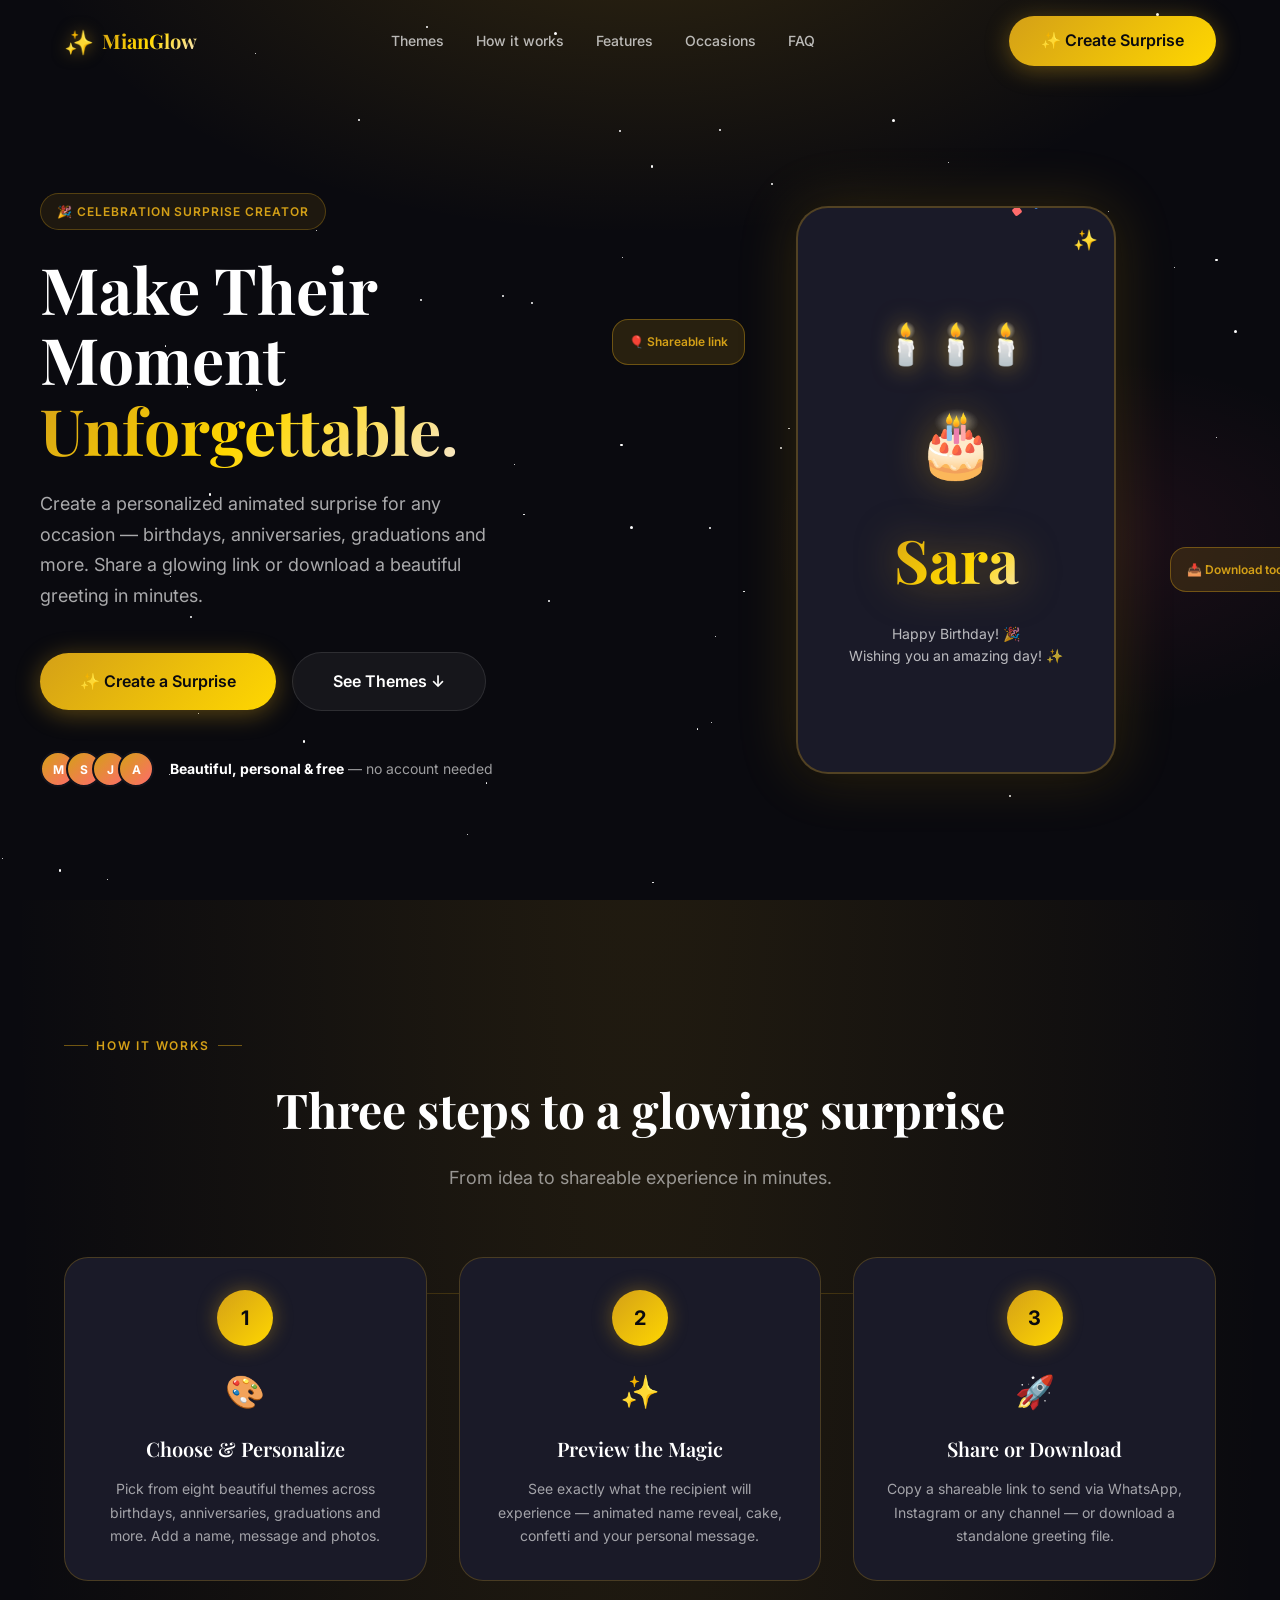
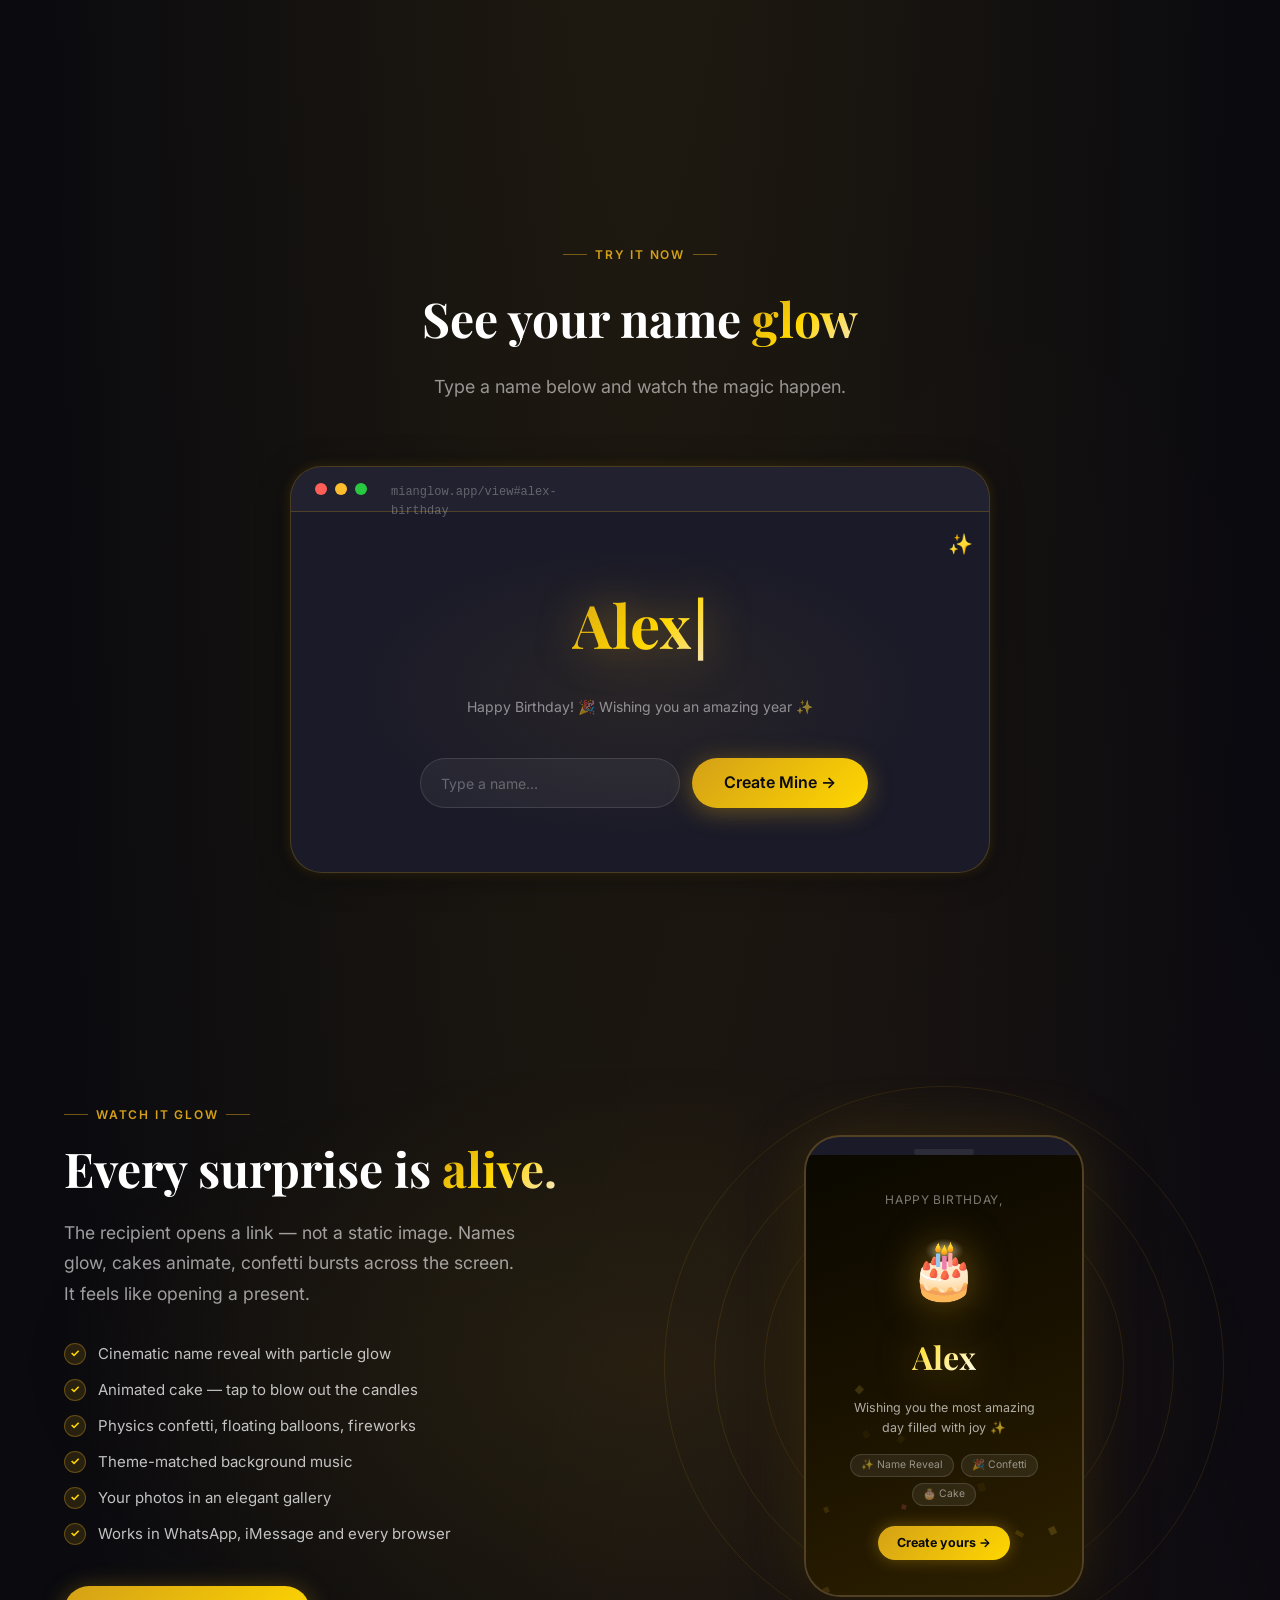
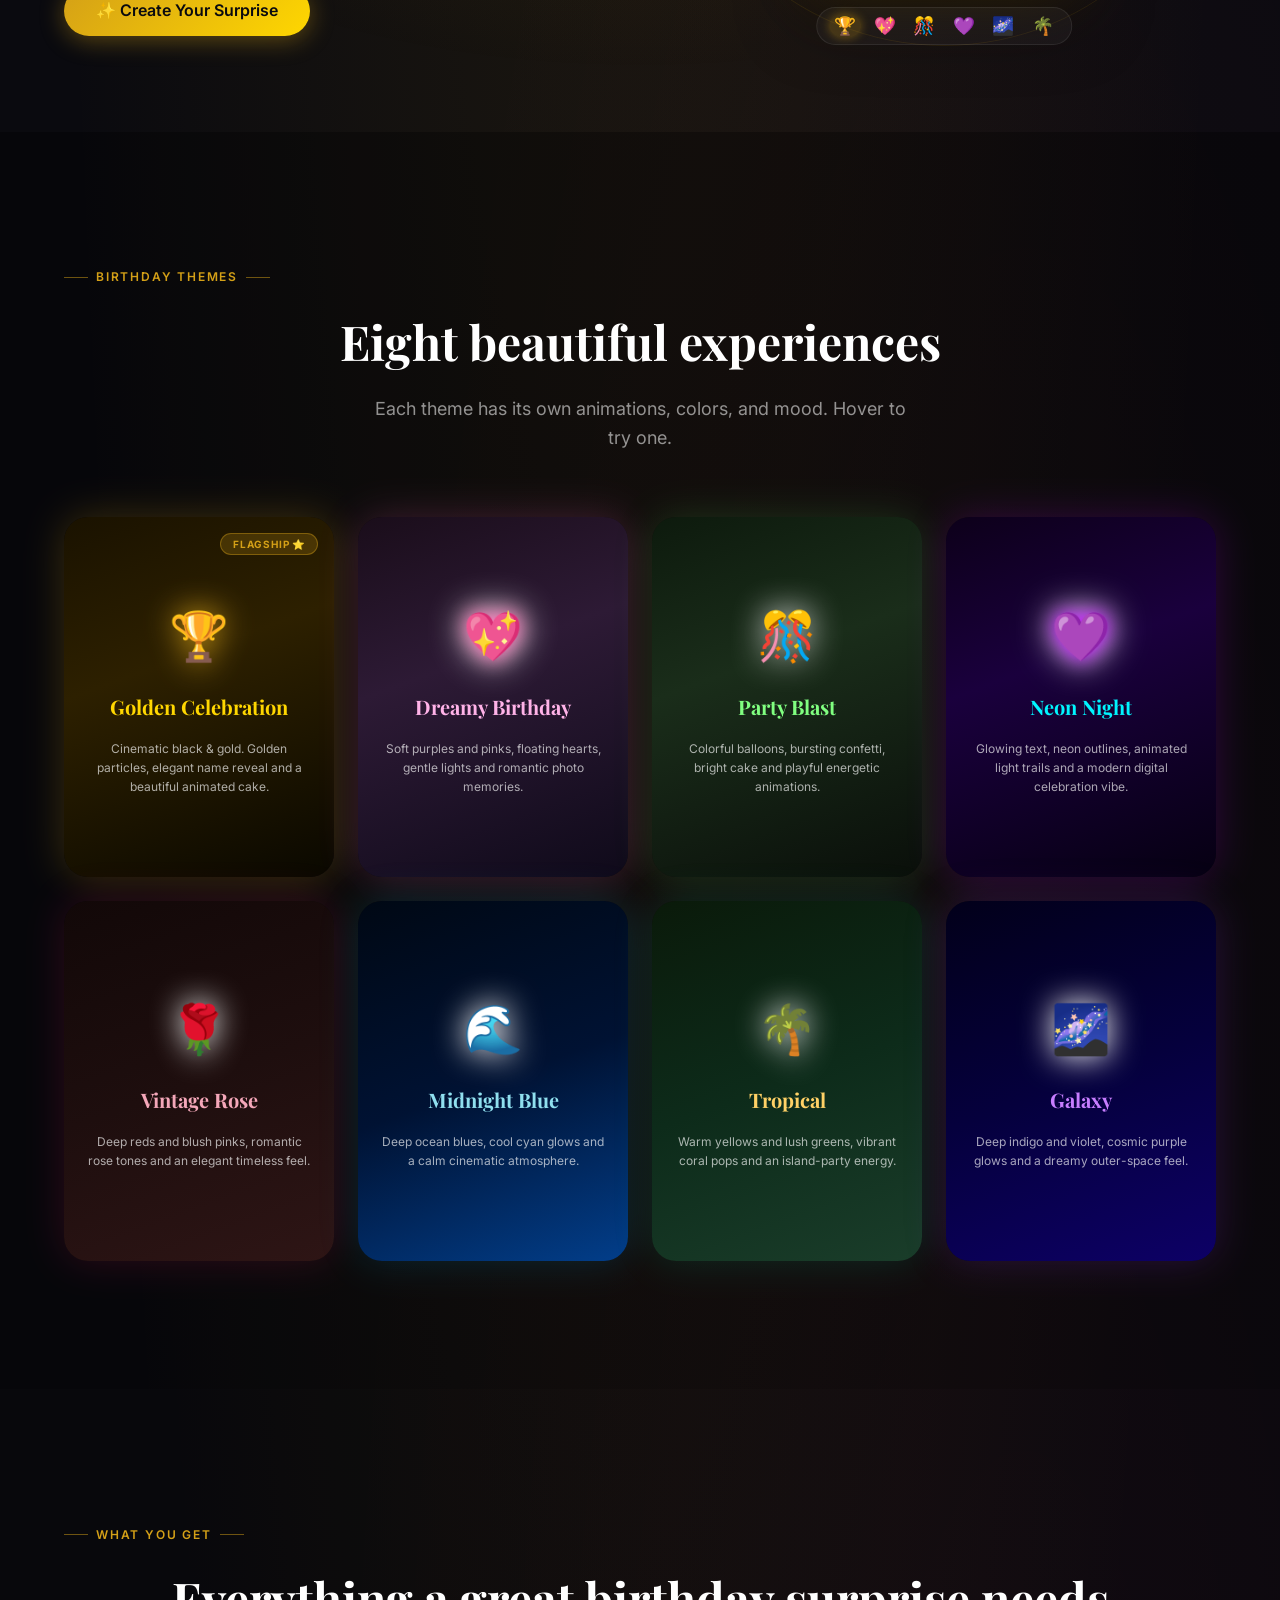
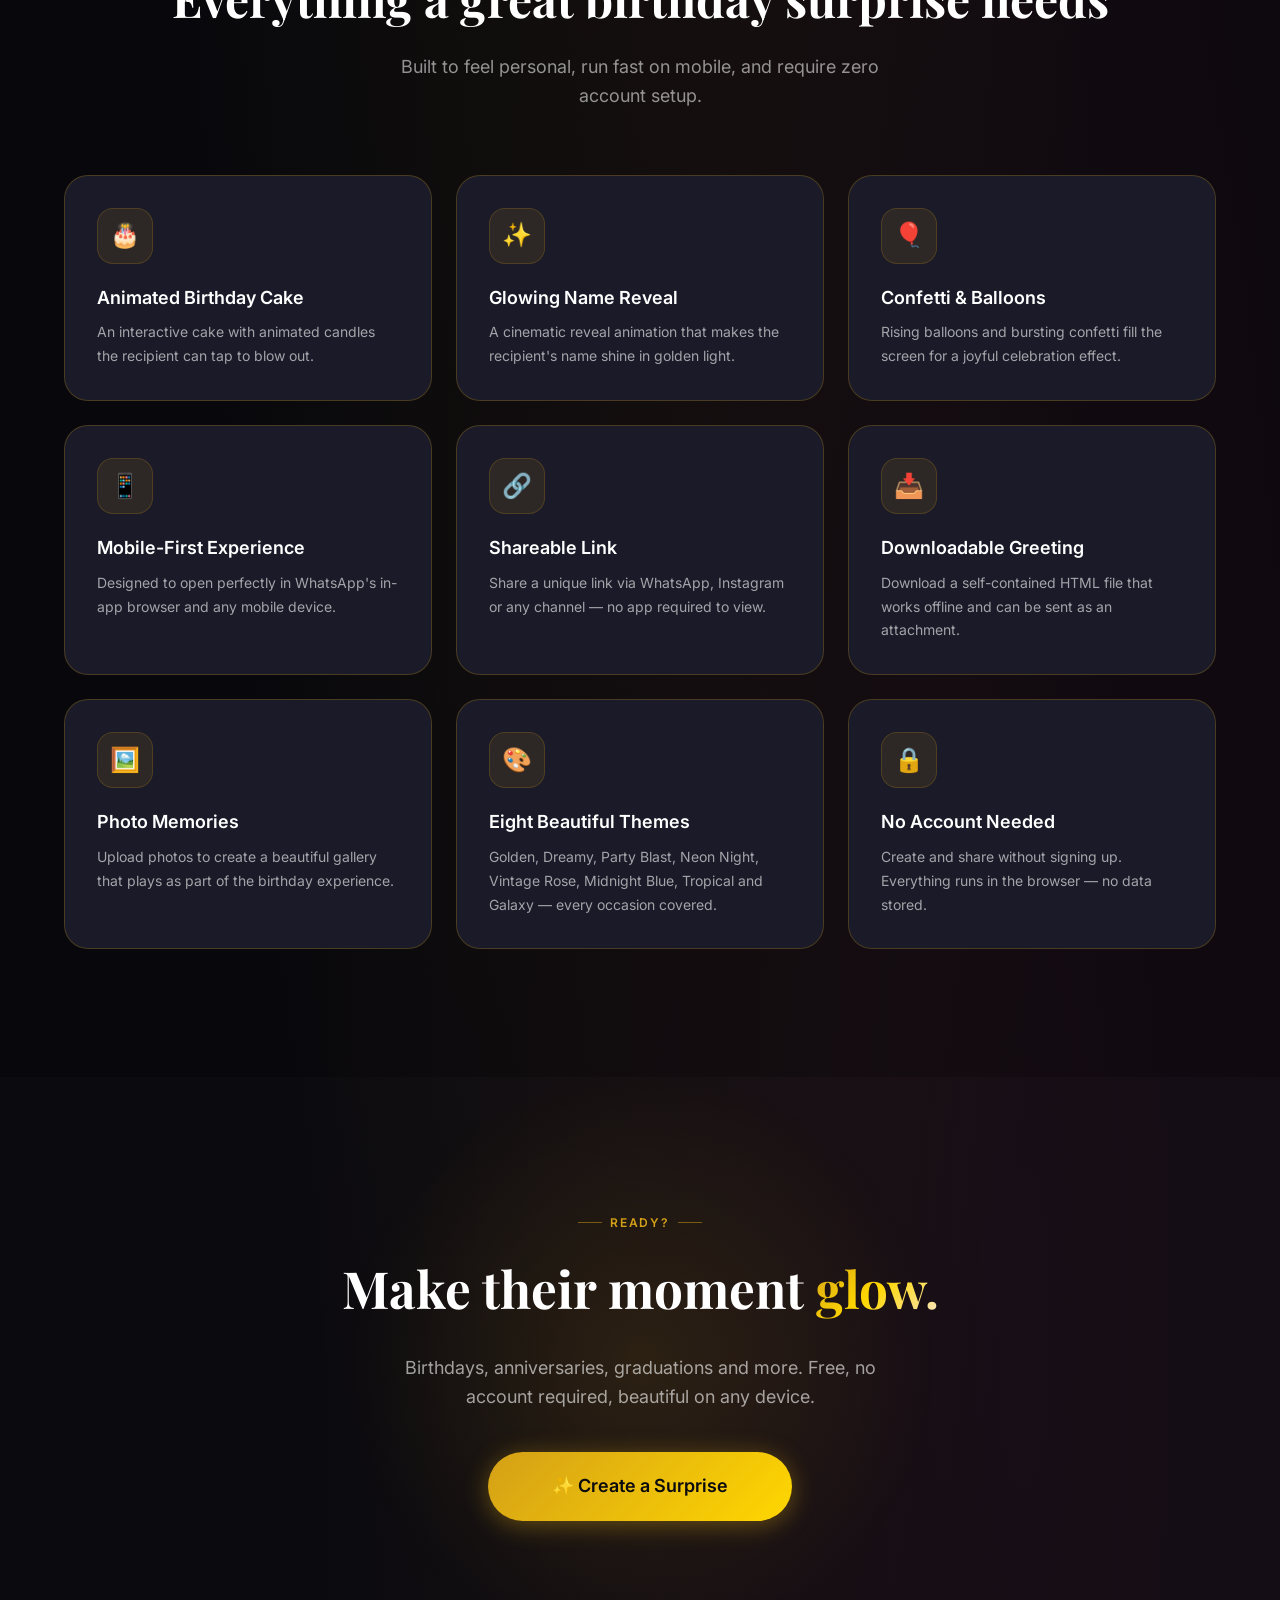
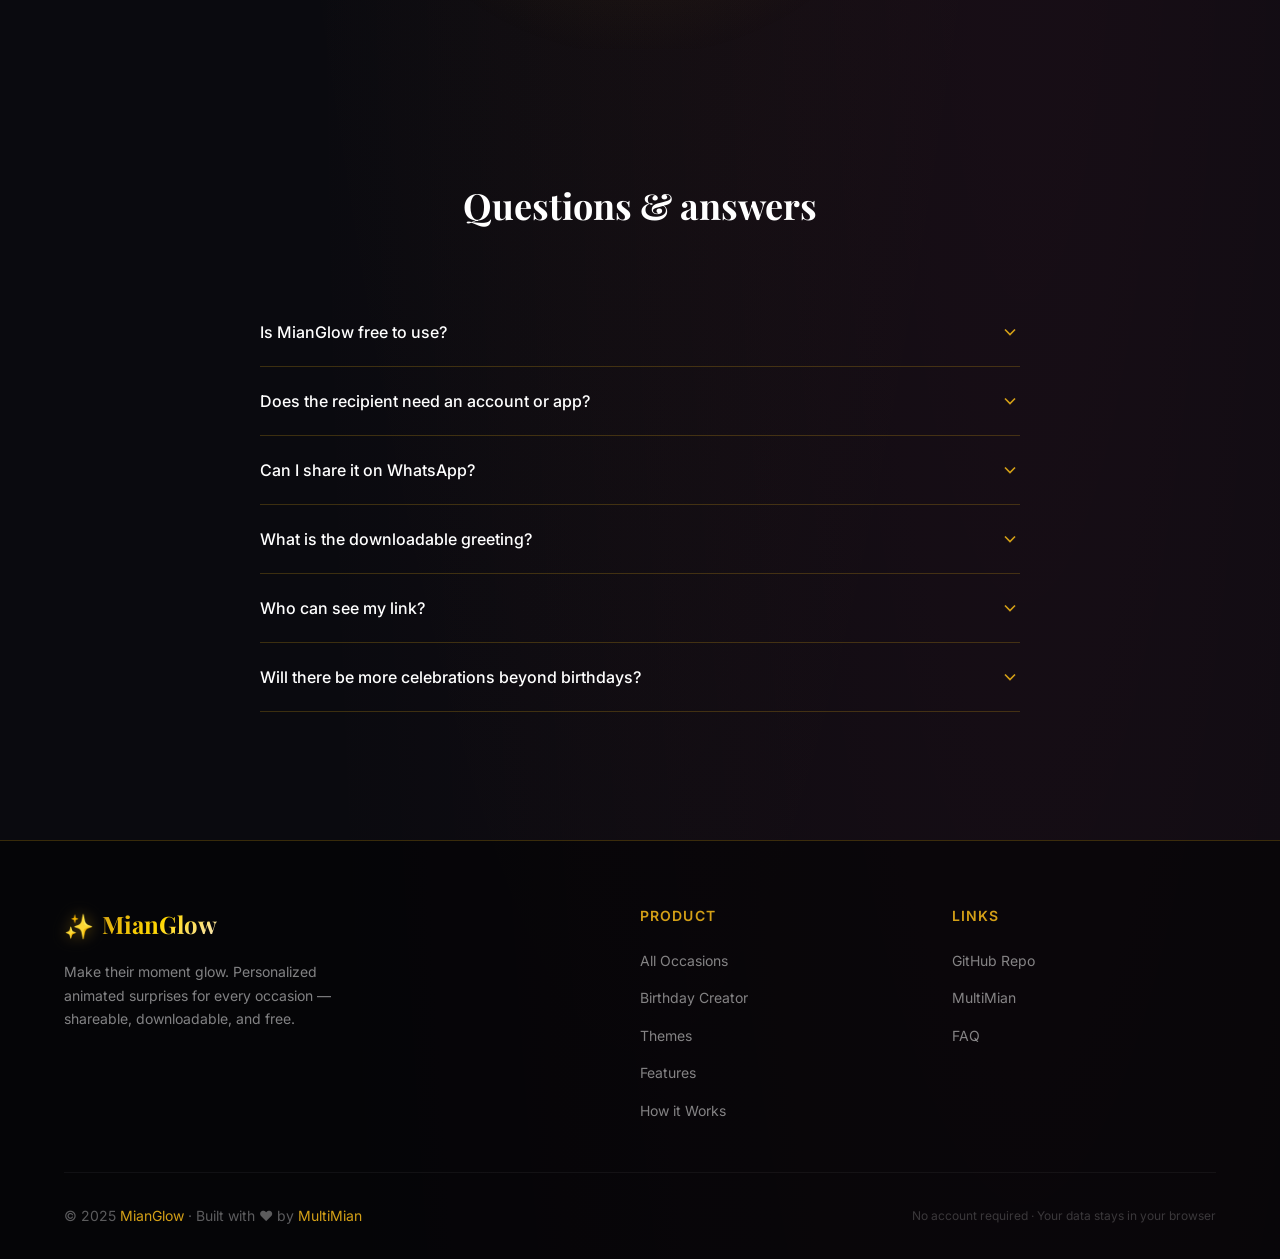
<file: index.html>
<!DOCTYPE html>
<html lang="en">
<head>
  <meta charset="UTF-8" />
  <meta name="viewport" content="width=device-width, initial-scale=1.0" />

  <!-- Primary SEO -->
  <title>MianGlow — Make Their Birthday Unforgettable ✨</title>
  <meta name="description" content="Create a personalized animated birthday surprise in minutes. Choose a beautiful theme, add their name and your message, then share a glowing link or download a greeting. Free, no account needed." />
  <meta name="keywords" content="birthday surprise, animated birthday card, personalized birthday, birthday greeting, birthday link, birthday creator, MianGlow" />
  <meta name="author" content="MultiMian" />
  <meta name="robots" content="index, follow" />
  <link rel="canonical" href="https://mianhassam96.github.io/MianGlow/" />

  <!-- Open Graph (Facebook, WhatsApp, LinkedIn) -->
  <meta property="og:type"        content="website" />
  <meta property="og:url"         content="https://mianhassam96.github.io/MianGlow/" />
  <meta property="og:title"       content="MianGlow — Make Their Birthday Unforgettable ✨" />
  <meta property="og:description" content="Create a personalized animated birthday surprise. Share a glowing link or download a beautiful greeting. Free, no account needed." />
  <meta property="og:image"       content="https://mianhassam96.github.io/MianGlow/assets/images/og-image.png" />
  <meta property="og:image:width"  content="1200" />
  <meta property="og:image:height" content="630" />
  <meta property="og:image:alt"    content="MianGlow birthday surprise creator" />
  <meta property="og:site_name"    content="MianGlow" />
  <meta property="og:locale"       content="en_US" />

  <!-- Twitter Card -->
  <meta name="twitter:card"        content="summary_large_image" />
  <meta name="twitter:title"       content="MianGlow — Make Their Birthday Unforgettable ✨" />
  <meta name="twitter:description" content="Create a personalized animated birthday surprise. Share a glowing link or download a greeting. Free." />
  <meta name="twitter:image"       content="https://mianhassam96.github.io/MianGlow/assets/images/og-image.png" />
  <meta name="twitter:image:alt"   content="MianGlow birthday surprise creator" />

  <!-- PWA / Mobile -->
  <meta name="theme-color" content="#D4A017" />
  <meta name="apple-mobile-web-app-capable" content="yes" />
  <meta name="apple-mobile-web-app-status-bar-style" content="black-translucent" />
  <meta name="apple-mobile-web-app-title" content="MianGlow" />
  <link rel="manifest" href="manifest.json" />

  <!-- Favicon -->
  <link rel="icon" type="image/svg+xml" href="assets/icons/favicon.svg" />
  <link rel="icon" type="image/png" sizes="32x32" href="assets/icons/icon-192.png" />
  <link rel="apple-touch-icon" href="assets/icons/icon-192.png" />

  <!-- Structured Data (JSON-LD) -->
  <script type="application/ld+json">
  {
    "@context": "https://schema.org",
    "@type": "WebApplication",
    "name": "MianGlow",
    "url": "https://mianhassam96.github.io/MianGlow/",
    "description": "Create personalized animated birthday surprises. Choose a theme, add a name and message, share a glowing link or download a greeting.",
    "applicationCategory": "EntertainmentApplication",
    "operatingSystem": "Any",
    "offers": {
      "@type": "Offer",
      "price": "0",
      "priceCurrency": "USD"
    },
    "author": {
      "@type": "Person",
      "name": "MultiMian",
      "url": "https://multimian.com"
    },
    "featureList": [
      "Personalized animated birthday experience",
      "Eight beautiful themes",
      "Five celebration types: birthday, anniversary, graduation, Eid, Christmas",
      "Shareable birthday link",
      "Downloadable HTML greeting",
      "Background music",
      "Photo gallery",
      "No account required"
    ]
  }
  </script>

  <!-- Preconnect for performance -->
  <link rel="preconnect" href="https://fonts.googleapis.com" />
  <link rel="preconnect" href="https://fonts.gstatic.com" crossorigin />

  <!-- Styles -->
  <link rel="stylesheet" href="css/tokens.css" />
  <link rel="stylesheet" href="css/global.css" />
  <link rel="stylesheet" href="css/animations.css" />
  <link rel="stylesheet" href="css/landing.css" />
  <link rel="stylesheet" href="css/polish.css" />
</head>
<body class="bg-gradient-radial">

  <!-- LOADING SCREEN -->
  <div id="mg-loader" role="status" aria-label="Loading MianGlow">
    <div class="loader-logo">
      <span class="loader-logo-icon">✨</span>
      <span class="loader-logo-text">MianGlow</span>
    </div>
    <div class="loader-bar-wrap"><div class="loader-bar"></div></div>
    <span class="loader-tagline">Make their moment glow</span>
  </div>

  <!-- ============================================================
       NAV
  ============================================================ -->
  <nav class="nav" role="navigation" aria-label="Main navigation">
    <div class="container nav-inner">
      <a href="/" class="nav-logo" aria-label="MianGlow home">
        <span class="logo-icon">✨</span>
        <span class="text-gold">MianGlow</span>
      </a>

      <ul class="nav-links" role="list">
        <li><a href="#themes">Themes</a></li>
        <li><a href="#how-it-works">How it works</a></li>
        <li><a href="#features">Features</a></li>
        <li><a href="celebrate.html">Occasions</a></li>
        <li><a href="#faq">FAQ</a></li>
      </ul>

      <div class="nav-cta">
        <a href="celebrate.html" class="btn btn-primary" aria-label="Create a surprise">
          ✨ Create Surprise
        </a>
      </div>

      <button class="hamburger" aria-label="Open menu" aria-expanded="false">
        <span></span><span></span><span></span>
      </button>
    </div>
  </nav>

  <!-- ============================================================
       HERO
  ============================================================ -->
  <section class="hero" aria-labelledby="hero-headline">
    <div class="hero-bg" aria-hidden="true"></div>
    <div class="hero-stars" aria-hidden="true"></div>

    <div class="container hero-content">
      <!-- Left: text -->
      <div class="hero-text">
        <div class="hero-badge" role="note">
          🎉 Celebration Surprise Creator
        </div>

        <h1 class="hero-headline" id="hero-headline">
          Make Their Moment<br />
          <span class="text-gold">Unforgettable.</span>
        </h1>

        <p class="hero-subline">
          Create a personalized animated surprise for any occasion — birthdays, anniversaries, graduations and more. Share a glowing link or download a beautiful greeting in minutes.
        </p>

        <div class="hero-actions">
          <a href="celebrate.html" class="btn btn-primary">
            ✨ Create a Surprise
          </a>
          <a href="#themes" class="btn btn-ghost">
            See Themes ↓
          </a>
        </div>

        <div class="hero-social-proof">
          <div class="proof-avatars" aria-hidden="true">
            <div class="proof-avatar">M</div>
            <div class="proof-avatar">S</div>
            <div class="proof-avatar">J</div>
            <div class="proof-avatar">A</div>
          </div>
          <p class="proof-text">
            <strong>Beautiful, personal & free</strong> — no account needed
          </p>
        </div>
      </div>

      <!-- Right: live phone demo -->
      <div class="hero-demo" aria-hidden="true">
        <div class="demo-badge-floating left">🎈 Shareable link</div>
        <div class="demo-badge-floating right">📥 Download too</div>

        <div class="demo-phone">
          <div class="demo-screen">
            <div class="demo-confetti-layer"></div>
            <div class="demo-candles">🕯️🕯️🕯️</div>
            <div class="demo-cake">🎂</div>
            <div class="demo-name" id="demo-name-display">Alex</div>
            <p class="demo-msg">Happy Birthday! 🎉<br/>Wishing you an amazing day! ✨</p>
            <span class="demo-sparkles">✨</span>
          </div>
        </div>
      </div>
    </div>
  </section>

  <!-- ============================================================
       HOW IT WORKS
  ============================================================ -->
  <section class="how-it-works" id="how-it-works" aria-labelledby="how-heading">
    <div class="container">
      <div class="section-label reveal">How it works</div>
      <h2 id="how-heading" class="reveal">Three steps to a glowing surprise</h2>
      <p class="section-subtitle reveal">From idea to shareable experience in minutes.</p>

      <div class="steps-grid">
        <div class="step-card reveal">
          <div class="step-num">1</div>
          <span class="step-icon">🎨</span>
          <h3>Choose &amp; Personalize</h3>
          <p>Pick from eight beautiful themes across birthdays, anniversaries, graduations and more. Add a name, message and photos.</p>
        </div>

        <div class="step-card reveal delay-200">
          <div class="step-num">2</div>
          <span class="step-icon">✨</span>
          <h3>Preview the Magic</h3>
          <p>See exactly what the recipient will experience — animated name reveal, cake, confetti and your personal message.</p>
        </div>

        <div class="step-card reveal delay-400">
          <div class="step-num">3</div>
          <span class="step-icon">🚀</span>
          <h3>Share or Download</h3>
          <p>Copy a shareable link to send via WhatsApp, Instagram or any channel — or download a standalone greeting file.</p>
        </div>
      </div>
    </div>
  </section>

  <!-- ============================================================
       LIVE DEMO
  ============================================================ -->
  <section class="demo-section" id="demo" aria-labelledby="demo-heading">
    <div class="container">
      <div class="section-label reveal">Try it now</div>
      <h2 id="demo-heading" class="reveal">See your name <span class="text-gold">glow</span></h2>
      <p class="section-subtitle reveal">Type a name below and watch the magic happen.</p>

      <div class="demo-container reveal">
        <div class="demo-top-bar" aria-hidden="true">
          <span></span><span></span><span></span>
          <span class="demo-url">mianglow.app/view#alex-birthday</span>
        </div>
        <div class="demo-stage">
          <div id="demo-name-display" class="typewriter-cursor" role="text" aria-live="polite" aria-label="Name display">Alex</div>
          <p style="color: rgba(255,255,255,0.5); font-size: var(--text-sm);">Happy Birthday! 🎉 Wishing you an amazing year ✨</p>
          <div class="demo-input-row">
            <input
              type="text"
              id="demo-input"
              class="demo-input"
              placeholder="Type a name…"
              maxlength="30"
              aria-label="Enter a name to preview"
            />
            <a href="create.html" class="btn btn-primary" style="white-space:nowrap;">Create Mine →</a>
          </div>
          <span class="demo-sparkles" aria-hidden="true">✨</span>
        </div>
      </div>
    </div>
  </section>

  <!-- ============================================================
       SHOWCASE — Live animated phone preview
  ============================================================ -->
  <section class="showcase-section" aria-labelledby="showcase-heading">
    <div class="showcase-inner">

      <!-- Left: text -->
      <div class="showcase-text">
        <div class="section-label reveal">Watch it glow</div>
        <h2 id="showcase-heading" class="reveal">
          Every surprise is <span class="text-gold">alive.</span>
        </h2>
        <p class="reveal">
          The recipient opens a link — not a static image. Names glow, cakes animate, confetti bursts across the screen. It feels like opening a present.
        </p>
        <ul class="showcase-features reveal">
          <li>Cinematic name reveal with particle glow</li>
          <li>Animated cake — tap to blow out the candles</li>
          <li>Physics confetti, floating balloons, fireworks</li>
          <li>Theme-matched background music</li>
          <li>Your photos in an elegant gallery</li>
          <li>Works in WhatsApp, iMessage and every browser</li>
        </ul>
        <a href="celebrate.html" class="btn btn-primary reveal delay-200">
          ✨ Create Your Surprise
        </a>
      </div>

      <!-- Right: live phone mockup -->
      <div class="showcase-phone-wrap">
        <!-- Glow rings -->
        <div class="showcase-glow-ring"></div>
        <div class="showcase-glow-ring"></div>
        <div class="showcase-glow-ring"></div>

        <div class="showcase-phone">
          <div class="showcase-phone-notch"></div>
          <div class="showcase-phone-screen">
            <canvas id="showcase-canvas" aria-hidden="true"></canvas>
            <div class="showcase-phone-content">
              <span class="sc-label">Happy Birthday,</span>
              <div class="sc-cake" aria-hidden="true">🎂</div>
              <div class="sc-name" id="sc-name" aria-live="polite">Alex</div>
              <p class="sc-msg">Wishing you the most amazing day filled with joy ✨</p>
              <div class="sc-effects">
                <span class="sc-fx-pill">✨ Name Reveal</span>
                <span class="sc-fx-pill">🎉 Confetti</span>
                <span class="sc-fx-pill">🎂 Cake</span>
              </div>
              <a href="celebrate.html" class="sc-cta">Create yours →</a>
            </div>
          </div>
        </div>

        <!-- Theme switcher pills -->
        <div class="showcase-themes" aria-label="Preview themes">
          <button class="sc-theme-btn active" title="Golden Celebration" aria-label="Golden Celebration theme">🏆</button>
          <button class="sc-theme-btn" title="Dreamy Birthday"    aria-label="Dreamy Birthday theme">💖</button>
          <button class="sc-theme-btn" title="Party Blast"        aria-label="Party Blast theme">🎊</button>
          <button class="sc-theme-btn" title="Neon Night"         aria-label="Neon Night theme">💜</button>
          <button class="sc-theme-btn" title="Galaxy"             aria-label="Galaxy theme">🌌</button>
          <button class="sc-theme-btn" title="Tropical"           aria-label="Tropical theme">🌴</button>
        </div>
      </div>

    </div>
  </section>

  <!-- ============================================================
       THEMES
  ============================================================ -->
  <section class="themes-section" id="themes" aria-labelledby="themes-heading">
    <div class="container">
      <div class="section-label reveal">Birthday Themes</div>
      <h2 id="themes-heading" class="reveal">Eight beautiful experiences</h2>
      <p class="section-subtitle reveal">Each theme has its own animations, colors, and mood. Hover to try one.</p>

      <div class="themes-grid" role="list">

        <article class="theme-card golden reveal" role="listitem" aria-label="Golden Celebration theme">
          <div class="theme-preview">
            <span class="theme-tag">Flagship ⭐</span>
            <div class="theme-emoji">🏆</div>
            <h3>Golden Celebration</h3>
            <p>Cinematic black &amp; gold. Golden particles, elegant name reveal and a beautiful animated cake.</p>
            <div class="theme-hover-overlay">
              <a href="create.html" class="btn btn-primary" style="font-size:var(--text-sm);">Use this theme →</a>
            </div>
          </div>
        </article>

        <article class="theme-card dreamy reveal delay-100" role="listitem" aria-label="Dreamy Birthday theme">
          <div class="theme-preview">
            <div class="theme-emoji">💖</div>
            <h3>Dreamy Birthday</h3>
            <p>Soft purples and pinks, floating hearts, gentle lights and romantic photo memories.</p>
            <div class="theme-hover-overlay">
              <a href="create.html" class="btn btn-primary" style="font-size:var(--text-sm);">Use this theme →</a>
            </div>
          </div>
        </article>

        <article class="theme-card party reveal delay-200" role="listitem" aria-label="Party Blast theme">
          <div class="theme-preview">
            <div class="theme-emoji">🎊</div>
            <h3>Party Blast</h3>
            <p>Colorful balloons, bursting confetti, bright cake and playful energetic animations.</p>
            <div class="theme-hover-overlay">
              <a href="create.html" class="btn btn-primary" style="font-size:var(--text-sm);">Use this theme →</a>
            </div>
          </div>
        </article>

        <article class="theme-card neon reveal delay-300" role="listitem" aria-label="Neon Night theme">
          <div class="theme-preview">
            <div class="theme-emoji">💜</div>
            <h3>Neon Night</h3>
            <p>Glowing text, neon outlines, animated light trails and a modern digital celebration vibe.</p>
            <div class="theme-hover-overlay">
              <a href="create.html" class="btn btn-primary" style="font-size:var(--text-sm);">Use this theme →</a>
            </div>
          </div>
        </article>

        <article class="theme-card vintage reveal delay-100" role="listitem" aria-label="Vintage Rose theme">
          <div class="theme-preview">
            <div class="theme-emoji">🌹</div>
            <h3>Vintage Rose</h3>
            <p>Deep reds and blush pinks, romantic rose tones and an elegant timeless feel.</p>
            <div class="theme-hover-overlay">
              <a href="create.html" class="btn btn-primary" style="font-size:var(--text-sm);">Use this theme →</a>
            </div>
          </div>
        </article>

        <article class="theme-card midnight reveal delay-200" role="listitem" aria-label="Midnight Blue theme">
          <div class="theme-preview">
            <div class="theme-emoji">🌊</div>
            <h3>Midnight Blue</h3>
            <p>Deep ocean blues, cool cyan glows and a calm cinematic atmosphere.</p>
            <div class="theme-hover-overlay">
              <a href="create.html" class="btn btn-primary" style="font-size:var(--text-sm);">Use this theme →</a>
            </div>
          </div>
        </article>

        <article class="theme-card tropical reveal delay-300" role="listitem" aria-label="Tropical theme">
          <div class="theme-preview">
            <div class="theme-emoji">🌴</div>
            <h3>Tropical</h3>
            <p>Warm yellows and lush greens, vibrant coral pops and an island-party energy.</p>
            <div class="theme-hover-overlay">
              <a href="create.html" class="btn btn-primary" style="font-size:var(--text-sm);">Use this theme →</a>
            </div>
          </div>
        </article>

        <article class="theme-card galaxy reveal delay-400" role="listitem" aria-label="Galaxy theme">
          <div class="theme-preview">
            <div class="theme-emoji">🌌</div>
            <h3>Galaxy</h3>
            <p>Deep indigo and violet, cosmic purple glows and a dreamy outer-space feel.</p>
            <div class="theme-hover-overlay">
              <a href="create.html" class="btn btn-primary" style="font-size:var(--text-sm);">Use this theme →</a>
            </div>
          </div>
        </article>

      </div>
    </div>
  </section>

  <!-- ============================================================
       FEATURES
  ============================================================ -->
  <section class="features-section" id="features" aria-labelledby="features-heading">
    <div class="container">
      <div class="section-label reveal">What you get</div>
      <h2 id="features-heading" class="reveal">Everything a great birthday surprise needs</h2>
      <p class="section-subtitle reveal">Built to feel personal, run fast on mobile, and require zero account setup.</p>

      <div class="features-grid">
        <div class="feature-item reveal">
          <div class="feature-icon-wrap">🎂</div>
          <h3>Animated Birthday Cake</h3>
          <p>An interactive cake with animated candles the recipient can tap to blow out.</p>
        </div>

        <div class="feature-item reveal delay-100">
          <div class="feature-icon-wrap">✨</div>
          <h3>Glowing Name Reveal</h3>
          <p>A cinematic reveal animation that makes the recipient's name shine in golden light.</p>
        </div>

        <div class="feature-item reveal delay-200">
          <div class="feature-icon-wrap">🎈</div>
          <h3>Confetti &amp; Balloons</h3>
          <p>Rising balloons and bursting confetti fill the screen for a joyful celebration effect.</p>
        </div>

        <div class="feature-item reveal">
          <div class="feature-icon-wrap">📱</div>
          <h3>Mobile-First Experience</h3>
          <p>Designed to open perfectly in WhatsApp's in-app browser and any mobile device.</p>
        </div>

        <div class="feature-item reveal delay-100">
          <div class="feature-icon-wrap">🔗</div>
          <h3>Shareable Link</h3>
          <p>Share a unique link via WhatsApp, Instagram or any channel — no app required to view.</p>
        </div>

        <div class="feature-item reveal delay-200">
          <div class="feature-icon-wrap">📥</div>
          <h3>Downloadable Greeting</h3>
          <p>Download a self-contained HTML file that works offline and can be sent as an attachment.</p>
        </div>

        <div class="feature-item reveal">
          <div class="feature-icon-wrap">🖼️</div>
          <h3>Photo Memories</h3>
          <p>Upload photos to create a beautiful gallery that plays as part of the birthday experience.</p>
        </div>

        <div class="feature-item reveal delay-100">
          <div class="feature-icon-wrap">🎨</div>
          <h3>Eight Beautiful Themes</h3>
          <p>Golden, Dreamy, Party Blast, Neon Night, Vintage Rose, Midnight Blue, Tropical and Galaxy — every occasion covered.</p>
        </div>

        <div class="feature-item reveal delay-200">
          <div class="feature-icon-wrap">🔒</div>
          <h3>No Account Needed</h3>
          <p>Create and share without signing up. Everything runs in the browser — no data stored.</p>
        </div>
      </div>
    </div>
  </section>

  <!-- ============================================================
       CTA
  ============================================================ -->
  <section class="cta-section" aria-labelledby="cta-heading">
    <div class="container">
      <div class="section-label reveal">Ready?</div>
      <h2 id="cta-heading" class="reveal">
        Make their moment <span class="text-gold">glow.</span>
      </h2>
      <p class="reveal delay-100">
        Birthdays, anniversaries, graduations and more. Free, no account required, beautiful on any device.
      </p>
      <div class="reveal delay-200">
        <a href="celebrate.html" class="btn btn-primary" style="font-size: var(--text-lg); padding: var(--space-5) var(--space-16);">
          ✨ Create a Surprise
        </a>
      </div>
    </div>
  </section>

  <!-- ============================================================
       FAQ
  ============================================================ -->
  <section class="faq-section container" id="faq" aria-labelledby="faq-heading">
    <h2 id="faq-heading" class="reveal">Questions &amp; answers</h2>

    <div class="faq-item reveal">
      <button class="faq-question" aria-expanded="false">
        Is MianGlow free to use?
        <svg class="faq-chevron" width="20" height="20" viewBox="0 0 24 24" fill="none" stroke="currentColor" stroke-width="2" aria-hidden="true"><path d="m6 9 6 6 6-6"/></svg>
      </button>
      <div class="faq-answer" role="region">
        Yes — creating a birthday surprise, sharing a link, and downloading a greeting are all free. Premium themes may be introduced later, but the core experience will always be free.
      </div>
    </div>

    <div class="faq-item reveal">
      <button class="faq-question" aria-expanded="false">
        Does the recipient need an account or app?
        <svg class="faq-chevron" width="20" height="20" viewBox="0 0 24 24" fill="none" stroke="currentColor" stroke-width="2" aria-hidden="true"><path d="m6 9 6 6 6-6"/></svg>
      </button>
      <div class="faq-answer" role="region">
        No. The recipient just taps your link and the birthday experience opens directly in their browser — no account, no app installation, no sign-up required.
      </div>
    </div>

    <div class="faq-item reveal">
      <button class="faq-question" aria-expanded="false">
        Can I share it on WhatsApp?
        <svg class="faq-chevron" width="20" height="20" viewBox="0 0 24 24" fill="none" stroke="currentColor" stroke-width="2" aria-hidden="true"><path d="m6 9 6 6 6-6"/></svg>
      </button>
      <div class="faq-answer" role="region">
        Yes. MianGlow is designed to open beautifully in WhatsApp's in-app browser. Just copy the link and paste it into any chat.
      </div>
    </div>

    <div class="faq-item reveal">
      <button class="faq-question" aria-expanded="false">
        What is the downloadable greeting?
        <svg class="faq-chevron" width="20" height="20" viewBox="0 0 24 24" fill="none" stroke="currentColor" stroke-width="2" aria-hidden="true"><path d="m6 9 6 6 6-6"/></svg>
      </button>
      <div class="faq-answer" role="region">
        It's a self-contained HTML file that includes everything — animations, photos, and your message. The recipient can open it in any modern browser without an internet connection.
      </div>
    </div>

    <div class="faq-item reveal">
      <button class="faq-question" aria-expanded="false">
        Who can see my link?
        <svg class="faq-chevron" width="20" height="20" viewBox="0 0 24 24" fill="none" stroke="currentColor" stroke-width="2" aria-hidden="true"><path d="m6 9 6 6 6-6"/></svg>
      </button>
      <div class="faq-answer" role="region">
        Anyone who has the link can open the birthday experience. The name and message are encoded in the link itself — no server stores them. Share your link only with the person you intend.
      </div>
    </div>

    <div class="faq-item reveal">
      <button class="faq-question" aria-expanded="false">
        Will there be more celebrations beyond birthdays?
        <svg class="faq-chevron" width="20" height="20" viewBox="0 0 24 24" fill="none" stroke="currentColor" stroke-width="2" aria-hidden="true"><path d="m6 9 6 6 6-6"/></svg>
      </button>
      <div class="faq-answer" role="region">
        Yes — MianGlow now supports birthdays, anniversaries, graduations, Eid and Christmas. Visit the <a href="celebrate.html" style="color:var(--color-gold);">Occasions page</a> to pick your celebration.
      </div>
    </div>
  </section>

  <!-- ============================================================
       FOOTER
  ============================================================ -->
  <footer class="site-footer" role="contentinfo">
    <div class="container">
      <div class="footer-top">
        <div class="footer-brand">
          <div class="nav-logo">
            <span class="logo-icon">✨</span>
            <span class="text-gold">MianGlow</span>
          </div>
          <p>Make their moment glow. Personalized animated surprises for every occasion — shareable, downloadable, and free.</p>
        </div>

        <div class="footer-col">
          <h4>Product</h4>
          <ul>
            <li><a href="celebrate.html">All Occasions</a></li>
            <li><a href="create.html">Birthday Creator</a></li>
            <li><a href="#themes">Themes</a></li>
            <li><a href="#features">Features</a></li>
            <li><a href="#how-it-works">How it Works</a></li>
          </ul>
        </div>

        <div class="footer-col">
          <h4>Links</h4>
          <ul>
            <li><a href="https://github.com/Mianhassam96/MianGlow" target="_blank" rel="noopener">GitHub Repo</a></li>
            <li><a href="https://multimian.com" target="_blank" rel="noopener">MultiMian</a></li>
            <li><a href="#faq">FAQ</a></li>
          </ul>
        </div>
      </div>

      <div class="footer-bottom">
        <p>© 2025 <a href="https://github.com/Mianhassam96/MianGlow" target="_blank" rel="noopener">MianGlow</a> · Built with ❤️ by <a href="https://multimian.com" target="_blank" rel="noopener">MultiMian</a></p>
        <p style="color: rgba(255,255,255,0.2); font-size: var(--text-xs);">No account required · Your data stays in your browser</p>
      </div>
    </div>
  </footer>

  <!-- Scripts — deferred for performance -->
  <!-- Plausible Analytics (privacy-friendly, no cookies) -->
  <!-- To activate: replace YOUR-DOMAIN with your domain in plausible.io -->
  <!-- <script defer data-domain="YOUR-DOMAIN" src="https://plausible.io/js/script.js"></script> -->
  <script src="js/analytics.js" defer></script>
  <script src="js/app.js" defer></script>
  <script src="js/polish.js" defer></script>
</body>
</html>
</file>
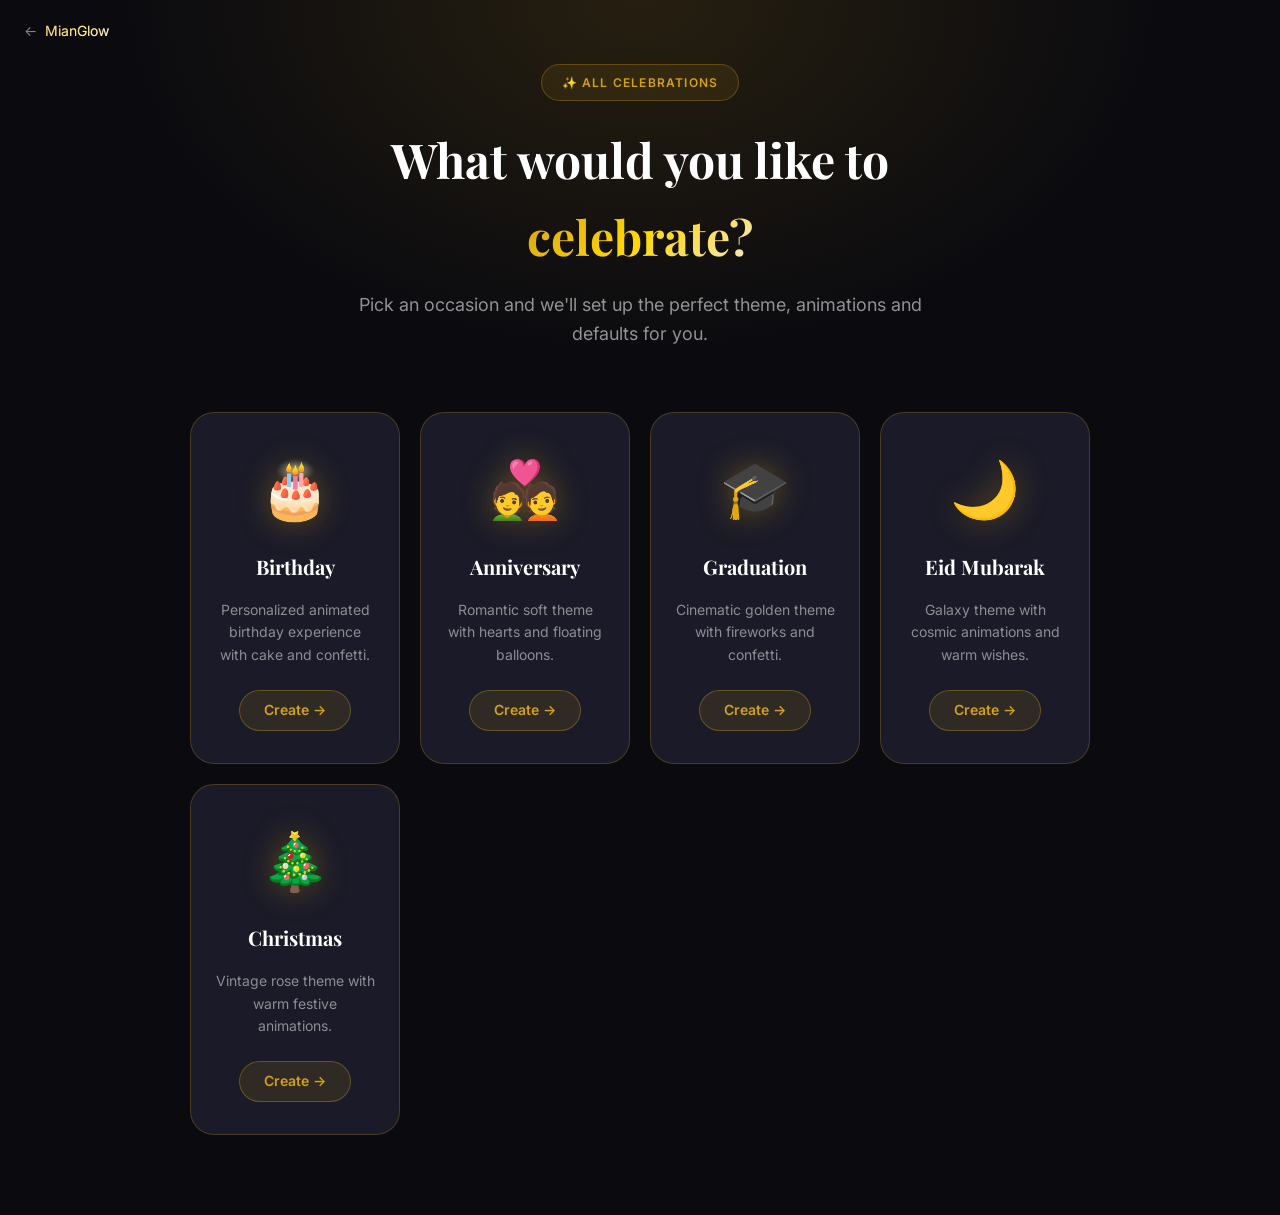
<file: celebrate.html>
<!DOCTYPE html>
<html lang="en">
<head>
  <meta charset="UTF-8" />
  <meta name="viewport" content="width=device-width, initial-scale=1.0" />
  <title>MianGlow — Choose Your Celebration ✨</title>
  <meta name="description" content="Create a personalized animated surprise for any occasion — birthday, anniversary, graduation, Eid, Christmas and more." />
  <link rel="canonical" href="https://mianhassam96.github.io/MianGlow/celebrate.html" />
  <meta property="og:title"       content="MianGlow — Choose Your Celebration ✨" />
  <meta property="og:description" content="Birthdays, anniversaries, graduations, Eid, Christmas — make any moment glow." />
  <meta property="og:image"       content="https://mianhassam96.github.io/MianGlow/assets/images/og-image.png" />
  <meta name="theme-color" content="#D4A017" />
  <link rel="manifest" href="manifest.json" />
  <link rel="icon" type="image/svg+xml" href="assets/icons/favicon.svg" />

  <link rel="stylesheet" href="css/tokens.css" />
  <link rel="stylesheet" href="css/global.css" />
  <link rel="stylesheet" href="css/animations.css" />
  <link rel="stylesheet" href="css/polish.css" />
  <link rel="preconnect" href="https://fonts.googleapis.com" />
  <link rel="preconnect" href="https://fonts.gstatic.com" crossorigin />

  <style>
    .celebrate-page {
      min-height: 100vh;
      background:
        radial-gradient(ellipse 70% 50% at 50% 0%, rgba(212,160,23,0.14) 0%, transparent 60%),
        var(--color-midnight);
      display: flex;
      flex-direction: column;
      align-items: center;
      padding: var(--space-16) var(--space-6) var(--space-20);
    }
    .back-link {
      position: fixed;
      top: var(--space-5);
      left: var(--space-6);
      display: flex;
      align-items: center;
      gap: var(--space-2);
      font-size: var(--text-sm);
      color: rgba(255,255,255,0.5);
      transition: color var(--transition-fast);
      z-index: var(--z-nav);
    }
    .back-link:hover { color: var(--color-gold); }
    .celebrate-header {
      text-align: center;
      max-width: 600px;
      margin-bottom: var(--space-16);
      animation: fadeInUp 0.6s ease both;
    }
    .celebrate-header .badge {
      display: inline-block;
      background: rgba(212,160,23,0.1);
      border: 1px solid rgba(212,160,23,0.3);
      border-radius: var(--radius-full);
      padding: var(--space-2) var(--space-5);
      font-size: var(--text-xs);
      font-weight: 600;
      letter-spacing: 0.1em;
      text-transform: uppercase;
      color: var(--color-gold);
      margin-bottom: var(--space-5);
    }
    .celebrate-header h1 {
      font-family: var(--font-display);
      font-size: clamp(var(--text-3xl), 5vw, var(--text-5xl));
      font-weight: 700;
      margin-bottom: var(--space-4);
    }
    .celebrate-header p {
      color: rgba(255,255,255,0.55);
      font-size: var(--text-lg);
    }
    .celebrations-grid {
      display: grid;
      grid-template-columns: repeat(auto-fit, minmax(200px, 1fr));
      gap: var(--space-5);
      max-width: 900px;
      width: 100%;
    }
    .cel-card {
      background: var(--color-dark-card);
      border: 1px solid var(--color-border);
      border-radius: var(--radius-xl);
      padding: var(--space-8) var(--space-6);
      text-align: center;
      cursor: pointer;
      text-decoration: none;
      color: var(--color-white);
      display: flex;
      flex-direction: column;
      align-items: center;
      gap: var(--space-4);
      transition: all var(--transition-spring);
      animation: fadeInUp 0.6s ease both;
    }
    .cel-card:hover {
      transform: translateY(-6px) scale(1.02);
      border-color: rgba(212,160,23,0.5);
      box-shadow: 0 0 32px rgba(212,160,23,0.2);
    }
    .cel-card:nth-child(1) { animation-delay: 0.05s; }
    .cel-card:nth-child(2) { animation-delay: 0.10s; }
    .cel-card:nth-child(3) { animation-delay: 0.15s; }
    .cel-card:nth-child(4) { animation-delay: 0.20s; }
    .cel-card:nth-child(5) { animation-delay: 0.25s; }
    .cel-emoji {
      font-size: 3.5rem;
      filter: drop-shadow(0 0 16px rgba(212,160,23,0.4));
      animation: bounce 2.5s ease-in-out infinite;
    }
    .cel-card:nth-child(2) .cel-emoji { animation-delay: 0.3s; }
    .cel-card:nth-child(3) .cel-emoji { animation-delay: 0.6s; }
    .cel-card:nth-child(4) .cel-emoji { animation-delay: 0.9s; }
    .cel-card:nth-child(5) .cel-emoji { animation-delay: 1.2s; }
    .cel-name {
      font-family: var(--font-display);
      font-size: var(--text-xl);
      font-weight: 700;
    }
    .cel-desc {
      font-size: var(--text-sm);
      color: rgba(255,255,255,0.5);
      line-height: 1.6;
    }
    .cel-btn {
      margin-top: var(--space-2);
      padding: var(--space-2) var(--space-6);
      background: rgba(212,160,23,0.12);
      border: 1px solid rgba(212,160,23,0.35);
      border-radius: var(--radius-full);
      font-size: var(--text-sm);
      font-weight: 600;
      color: var(--color-gold);
      transition: all var(--transition-base);
    }
    .cel-card:hover .cel-btn {
      background: var(--color-gold);
      color: var(--color-midnight);
    }
    @keyframes bounce {
      0%,100% { transform: translateY(0); }
      50%      { transform: translateY(-10px); }
    }
    @keyframes fadeInUp {
      from { opacity:0; transform: translateY(20px); }
      to   { opacity:1; transform: translateY(0); }
    }
  </style>
</head>
<body>
  <div id="mg-loader" role="status" aria-label="Loading">
    <div class="loader-logo"><span class="loader-logo-icon">✨</span><span class="loader-logo-text">MianGlow</span></div>
    <div class="loader-bar-wrap"><div class="loader-bar"></div></div>
  </div>

  <a href="index.html" class="back-link" aria-label="Back to MianGlow home">
    ← <span class="text-gold" style="-webkit-text-fill-color:unset;color:inherit;">MianGlow</span>
  </a>

  <div class="celebrate-page">

    <div class="celebrate-header">
      <div class="badge">✨ All Celebrations</div>
      <h1>What would you like to <span class="text-gold">celebrate?</span></h1>
      <p>Pick an occasion and we'll set up the perfect theme, animations and defaults for you.</p>
    </div>

    <div class="celebrations-grid">

      <a href="create.html?type=birthday" class="cel-card" aria-label="Create a birthday surprise">
        <div class="cel-emoji">🎂</div>
        <div class="cel-name">Birthday</div>
        <div class="cel-desc">Personalized animated birthday experience with cake and confetti.</div>
        <div class="cel-btn">Create →</div>
      </a>

      <a href="create.html?type=anniversary" class="cel-card" aria-label="Create an anniversary surprise">
        <div class="cel-emoji">💑</div>
        <div class="cel-name">Anniversary</div>
        <div class="cel-desc">Romantic soft theme with hearts and floating balloons.</div>
        <div class="cel-btn">Create →</div>
      </a>

      <a href="create.html?type=graduation" class="cel-card" aria-label="Create a graduation surprise">
        <div class="cel-emoji">🎓</div>
        <div class="cel-name">Graduation</div>
        <div class="cel-desc">Cinematic golden theme with fireworks and confetti.</div>
        <div class="cel-btn">Create →</div>
      </a>

      <a href="create.html?type=eid" class="cel-card" aria-label="Create an Eid Mubarak surprise">
        <div class="cel-emoji">🌙</div>
        <div class="cel-name">Eid Mubarak</div>
        <div class="cel-desc">Galaxy theme with cosmic animations and warm wishes.</div>
        <div class="cel-btn">Create →</div>
      </a>

      <a href="create.html?type=christmas" class="cel-card" aria-label="Create a Christmas surprise">
        <div class="cel-emoji">🎄</div>
        <div class="cel-name">Christmas</div>
        <div class="cel-desc">Vintage rose theme with warm festive animations.</div>
        <div class="cel-btn">Create →</div>
      </a>

    </div>
  </div>

  <script src="js/data-model.js"></script>
  <script src="js/celebrations.js"></script>
  <script src="js/polish.js" defer></script>
</body>
</html>
</file>
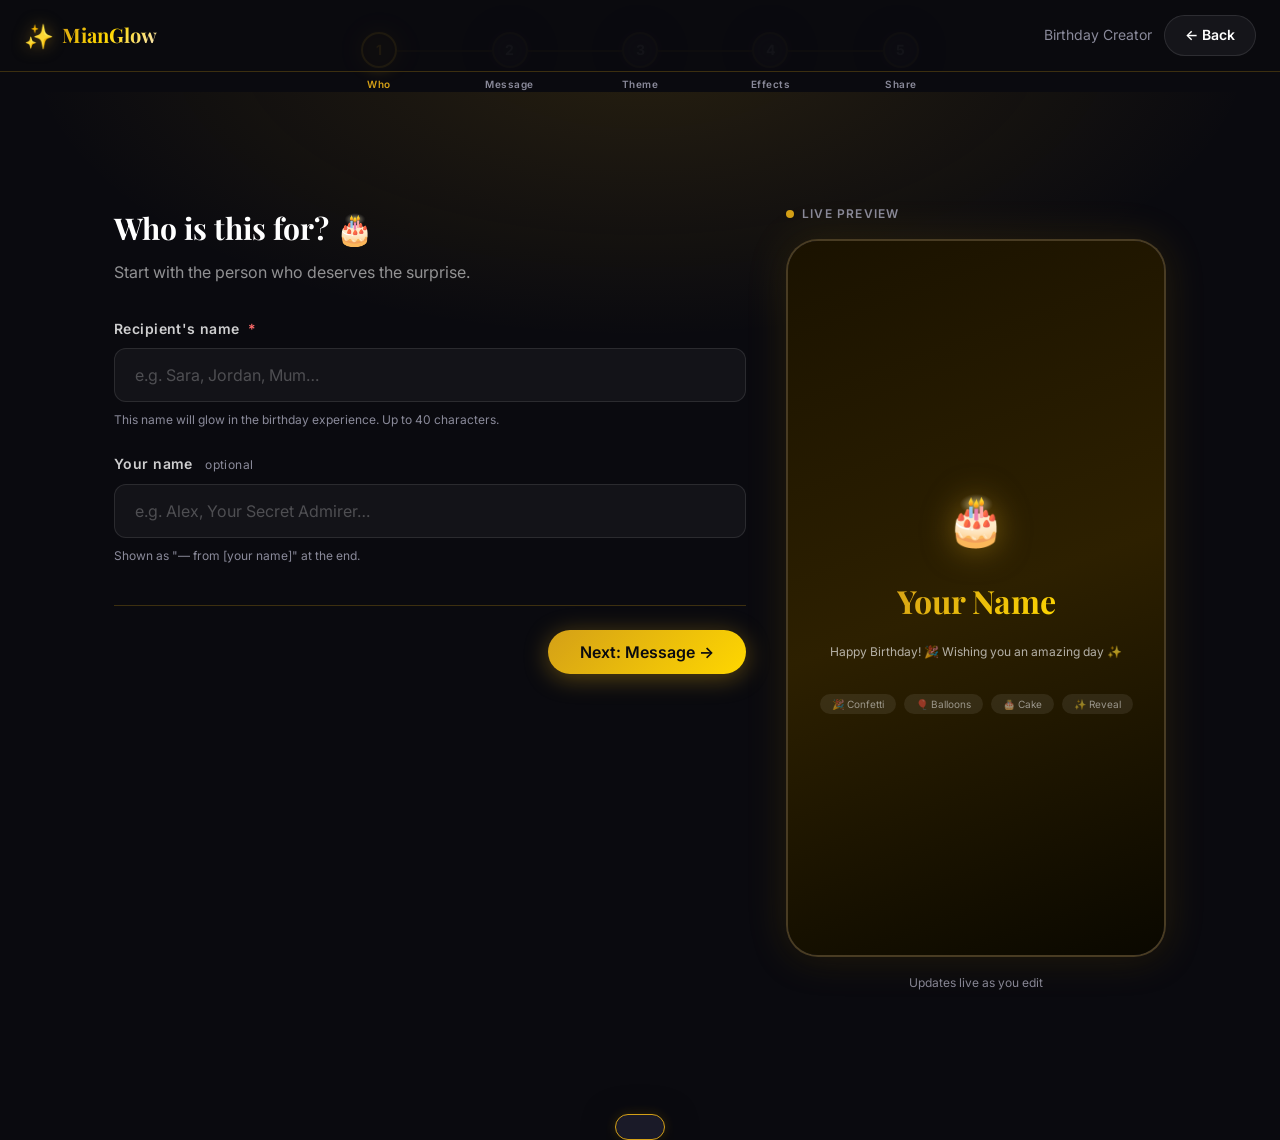
<file: create.html>
<!DOCTYPE html>
<html lang="en">
<head>
  <meta charset="UTF-8" />
  <meta name="viewport" content="width=device-width, initial-scale=1.0" />

  <!-- SEO -->
  <title>Create a Surprise — MianGlow ✨</title>
  <meta name="description" content="Create a personalized animated surprise on MianGlow. Choose from 8 themes, add a name and message, upload photos, share a glowing link or download a greeting." />
  <meta name="robots" content="index, follow" />
  <link rel="canonical" href="https://mianhassam96.github.io/MianGlow/create.html" />

  <!-- Open Graph -->
  <meta property="og:type"        content="website" />
  <meta property="og:url"         content="https://mianhassam96.github.io/MianGlow/create.html" />
  <meta property="og:title"       content="Create a Birthday Surprise — MianGlow ✨" />
  <meta property="og:description" content="Choose a theme, add a name and message, then share a glowing birthday link. Free, no account needed." />
  <meta property="og:image"       content="https://mianhassam96.github.io/MianGlow/assets/images/og-image.png" />

  <!-- PWA -->
  <meta name="theme-color" content="#D4A017" />
  <link rel="manifest" href="manifest.json" />
  <link rel="icon" type="image/svg+xml" href="assets/icons/favicon.svg" />
  <link rel="apple-touch-icon" href="assets/icons/icon-192.png" />

  <!-- Styles -->
  <link rel="stylesheet" href="css/tokens.css" />
  <link rel="stylesheet" href="css/global.css" />
  <link rel="stylesheet" href="css/animations.css" />
  <link rel="stylesheet" href="css/themes.css" />
  <link rel="stylesheet" href="css/creator.css" />
  <link rel="stylesheet" href="css/polish.css" />

  <link rel="preconnect" href="https://fonts.googleapis.com" />
  <link rel="preconnect" href="https://fonts.gstatic.com" crossorigin />
</head>
<body>
  <div id="mg-loader" role="status" aria-label="Loading">
    <div class="loader-logo"><span class="loader-logo-icon">✨</span><span class="loader-logo-text">MianGlow</span></div>
    <div class="loader-bar-wrap"><div class="loader-bar"></div></div>
  </div>

  <!-- ============================================================
       TOP BAR
  ============================================================ -->
  <header class="creator-topbar" role="banner">
    <a href="index.html" class="nav-logo" aria-label="MianGlow home">
      <span class="logo-icon">✨</span>
      <span class="text-gold">MianGlow</span>
    </a>

    <div class="topbar-right">
      <span style="font-size:var(--text-sm);color:var(--color-muted);">
        Birthday Creator
      </span>
      <a href="index.html" class="btn btn-ghost" style="padding:var(--space-2) var(--space-5);font-size:var(--text-sm);">
        ← Back
      </a>
    </div>
  </header>

  <!-- ============================================================
       PROGRESS STEPPER
  ============================================================ -->
  <nav class="stepper" aria-label="Creator steps">
    <div class="step-dot active" data-step="1">
      <div class="step-dot-circle">1</div>
      <span class="step-dot-label">Who</span>
    </div>
    <div class="step-dot" data-step="2">
      <div class="step-dot-circle">2</div>
      <span class="step-dot-label">Message</span>
    </div>
    <div class="step-dot" data-step="3">
      <div class="step-dot-circle">3</div>
      <span class="step-dot-label">Theme</span>
    </div>
    <div class="step-dot" data-step="4">
      <div class="step-dot-circle">4</div>
      <span class="step-dot-label">Effects</span>
    </div>
    <div class="step-dot" data-step="5">
      <div class="step-dot-circle">5</div>
      <span class="step-dot-label">Share</span>
    </div>
  </nav>

  <!-- ============================================================
       MAIN BODY — form + preview
  ============================================================ -->
  <main class="creator-page">
    <div class="creator-body">

      <!-- ======================================================
           FORM COLUMN
      ====================================================== -->
      <div class="creator-form">

        <!-- STEP 1 — Who is it for? -->
        <section class="step-panel active" id="step-1" aria-labelledby="step1-heading">
          <div class="step-heading">
            <h2 id="step1-heading">Who is this for? 🎂</h2>
            <p>Start with the person who deserves the surprise.</p>
          </div>

          <div class="form-group">
            <label class="form-label" for="input-recipient">
              Recipient's name <span class="required">*</span>
            </label>
            <input
              type="text"
              id="input-recipient"
              class="form-input"
              placeholder="e.g. Sara, Jordan, Mum…"
              maxlength="40"
              autocomplete="off"
              spellcheck="false"
              aria-required="true"
              aria-describedby="error-recipient"
            />
            <div class="form-error" id="error-recipient" role="alert"></div>
            <p class="form-hint">This name will glow in the birthday experience. Up to 40 characters.</p>
          </div>

          <div class="form-group">
            <label class="form-label" for="input-sender">
              Your name <span class="optional">optional</span>
            </label>
            <input
              type="text"
              id="input-sender"
              class="form-input"
              placeholder="e.g. Alex, Your Secret Admirer…"
              maxlength="40"
              autocomplete="off"
              spellcheck="false"
            />
            <p class="form-hint">Shown as "— from [your name]" at the end.</p>
          </div>

          <div class="step-nav">
            <div></div>
            <button class="btn btn-primary" data-next aria-label="Continue to message step">
              Next: Message →
            </button>
          </div>
        </section>

        <!-- STEP 2 — Birthday message -->
        <section class="step-panel" id="step-2" aria-labelledby="step2-heading">
          <div class="step-heading">
            <h2 id="step2-heading">Write your message 💌</h2>
            <p>A personal message makes it feel real. Even one line is enough.</p>
          </div>

          <div class="form-group">
            <label class="form-label" for="input-message">
              Birthday message <span class="optional">optional</span>
            </label>
            <textarea
              id="input-message"
              class="form-textarea"
              placeholder="e.g. Wishing you an incredible year ahead. You deserve all the happiness in the world! 🌟"
              maxlength="300"
              spellcheck="true"
              aria-describedby="char-count"
            ></textarea>
            <span class="char-count" id="char-count" aria-live="polite">0 / 300</span>
            <p class="form-hint">Shown as a personal message in the experience. Leave blank for a default wish.</p>
          </div>

          <div class="step-nav">
            <button class="btn btn-ghost" data-prev>← Back</button>
            <button class="btn btn-primary" data-next>Next: Theme →</button>
          </div>
        </section>

        <!-- STEP 3 — Theme & Photos -->
        <section class="step-panel" id="step-3" aria-labelledby="step3-heading">
          <div class="step-heading">
            <h2 id="step3-heading">Choose a theme 🎨</h2>
            <p>Each theme has its own mood and animations.</p>
          </div>

          <div class="form-group">
            <span class="form-label">Birthday theme <span class="required">*</span></span>
            <div class="theme-picker" role="radiogroup" aria-label="Choose birthday theme">

              <label class="theme-option golden">
                <input type="radio" name="theme" value="golden" checked aria-label="Golden Celebration" />
                <div class="theme-option-card">
                  <div class="theme-check">✓</div>
                  <div class="theme-option-emoji">🏆</div>
                  <div class="theme-option-name">Golden Celebration</div>
                  <div class="theme-option-desc">Cinematic black &amp; gold — the flagship theme</div>
                </div>
              </label>

              <label class="theme-option dreamy">
                <input type="radio" name="theme" value="dreamy" aria-label="Dreamy Birthday" />
                <div class="theme-option-card">
                  <div class="theme-check">✓</div>
                  <div class="theme-option-emoji">💖</div>
                  <div class="theme-option-name">Dreamy Birthday</div>
                  <div class="theme-option-desc">Soft purples, hearts and romantic vibes</div>
                </div>
              </label>

              <label class="theme-option party">
                <input type="radio" name="theme" value="party" aria-label="Party Blast" />
                <div class="theme-option-card">
                  <div class="theme-check">✓</div>
                  <div class="theme-option-emoji">🎊</div>
                  <div class="theme-option-name">Party Blast</div>
                  <div class="theme-option-desc">Colorful, energetic and full of confetti</div>
                </div>
              </label>

              <label class="theme-option neon">
                <input type="radio" name="theme" value="neon" aria-label="Neon Night" />
                <div class="theme-option-card">
                  <div class="theme-check">✓</div>
                  <div class="theme-option-emoji">💜</div>
                  <div class="theme-option-name">Neon Night</div>
                  <div class="theme-option-desc">Glowing neon, digital and electric</div>
                </div>
              </label>

              <label class="theme-option vintage">
                <input type="radio" name="theme" value="vintage" aria-label="Vintage Rose" />
                <div class="theme-option-card">
                  <div class="theme-check">✓</div>
                  <div class="theme-option-emoji">🌹</div>
                  <div class="theme-option-name">Vintage Rose</div>
                  <div class="theme-option-desc">Deep reds, blush pinks and timeless romance</div>
                </div>
              </label>

              <label class="theme-option midnight">
                <input type="radio" name="theme" value="midnight" aria-label="Midnight Blue" />
                <div class="theme-option-card">
                  <div class="theme-check">✓</div>
                  <div class="theme-option-emoji">🌊</div>
                  <div class="theme-option-name">Midnight Blue</div>
                  <div class="theme-option-desc">Deep ocean blues and cool cyan glows</div>
                </div>
              </label>

              <label class="theme-option tropical">
                <input type="radio" name="theme" value="tropical" aria-label="Tropical" />
                <div class="theme-option-card">
                  <div class="theme-check">✓</div>
                  <div class="theme-option-emoji">🌴</div>
                  <div class="theme-option-name">Tropical</div>
                  <div class="theme-option-desc">Warm yellows, lush greens, island party</div>
                </div>
              </label>

              <label class="theme-option galaxy">
                <input type="radio" name="theme" value="galaxy" aria-label="Galaxy" />
                <div class="theme-option-card">
                  <div class="theme-check">✓</div>
                  <div class="theme-option-emoji">🌌</div>
                  <div class="theme-option-name">Galaxy</div>
                  <div class="theme-option-desc">Deep indigo, violet and cosmic purple</div>
                </div>
              </label>

            </div>
          </div>

          <!-- Photos -->
          <div class="form-group" style="margin-top:var(--space-8)">
            <span class="form-label">
              Add photos <span class="optional">optional — up to 6</span>
            </span>
            <div class="photo-upload-zone" id="upload-zone" role="button" tabindex="0" aria-label="Upload photos">
              <input
                type="file"
                id="photo-input"
                accept="image/*"
                multiple
                aria-label="Select photos to upload"
              />
              <div class="upload-icon">📷</div>
              <div class="upload-text">Drop photos here or click to browse</div>
              <div class="upload-subtext">JPG, PNG, WEBP · Max 6 photos · Auto-resized</div>
            </div>
            <div class="photo-grid" id="photo-grid"></div>
          </div>

          <div class="step-nav">
            <button class="btn btn-ghost" data-prev>← Back</button>
            <button class="btn btn-primary" data-next>Next: Effects →</button>
          </div>
        </section>

        <!-- STEP 4 — Animation effects -->
        <section class="step-panel" id="step-4" aria-labelledby="step4-heading">
          <div class="step-heading">
            <h2 id="step4-heading">Choose animations ✨</h2>
            <p>Select the effects that will play when the recipient opens their surprise.</p>
          </div>

          <div class="form-group">
            <span class="form-label">Animation effects</span>
            <div class="effects-grid" role="group" aria-label="Choose animation effects">

              <label class="effect-toggle">
                <input type="checkbox" name="effect" value="nameReveal" />
                <div class="effect-toggle-card">
                  <span class="effect-icon">✨</span>
                  <div class="effect-info">
                    <div class="effect-name">Name Reveal</div>
                    <div class="effect-desc">Glowing cinematic name animation</div>
                  </div>
                  <div class="effect-checkbox"></div>
                </div>
              </label>

              <label class="effect-toggle">
                <input type="checkbox" name="effect" value="cake" />
                <div class="effect-toggle-card">
                  <span class="effect-icon">🎂</span>
                  <div class="effect-info">
                    <div class="effect-name">Animated Cake</div>
                    <div class="effect-desc">Cake with tappable candles</div>
                  </div>
                  <div class="effect-checkbox"></div>
                </div>
              </label>

              <label class="effect-toggle">
                <input type="checkbox" name="effect" value="confetti" />
                <div class="effect-toggle-card">
                  <span class="effect-icon">🎉</span>
                  <div class="effect-info">
                    <div class="effect-name">Confetti</div>
                    <div class="effect-desc">Colourful bursting confetti</div>
                  </div>
                  <div class="effect-checkbox"></div>
                </div>
              </label>

              <label class="effect-toggle">
                <input type="checkbox" name="effect" value="balloons" />
                <div class="effect-toggle-card">
                  <span class="effect-icon">🎈</span>
                  <div class="effect-info">
                    <div class="effect-name">Balloons</div>
                    <div class="effect-desc">Floating balloons rising up</div>
                  </div>
                  <div class="effect-checkbox"></div>
                </div>
              </label>

              <label class="effect-toggle">
                <input type="checkbox" name="effect" value="fireworks" />
                <div class="effect-toggle-card">
                  <span class="effect-icon">🎆</span>
                  <div class="effect-info">
                    <div class="effect-name">Fireworks</div>
                    <div class="effect-desc">Colourful firework bursts</div>
                  </div>
                  <div class="effect-checkbox"></div>
                </div>
              </label>

              <label class="effect-toggle">
                <input type="checkbox" name="effect" value="stars" />
                <div class="effect-toggle-card">
                  <span class="effect-icon">⭐</span>
                  <div class="effect-info">
                    <div class="effect-name">Star Shower</div>
                    <div class="effect-desc">Twinkling star particles</div>
                  </div>
                  <div class="effect-checkbox"></div>
                </div>
              </label>

            </div>
          </div>

          <div class="step-nav">
            <button class="btn btn-ghost" data-prev>← Back</button>
            <button class="btn btn-primary" data-next>Preview &amp; Share →</button>
          </div>
        </section>

        <!-- STEP 5 — Share & Download -->
        <section class="step-panel" id="step-5" aria-labelledby="step5-heading">
          <div class="step-heading">
            <h2 id="step5-heading">Your surprise is ready! 🎉</h2>
            <p>Share the link with <strong id="summary-name">your friend</strong> or download their greeting.</p>
          </div>

          <div class="final-actions">

            <!-- Share link -->
            <div class="final-action-card">
              <div class="final-action-icon gold">🔗</div>
              <div class="final-action-info">
                <h3>Share a link</h3>
                <p>Send via WhatsApp, Instagram, iMessage — opens directly in any browser.</p>
                <div class="share-link-box" style="margin-top:var(--space-3)">
                  <input
                    type="text"
                    id="share-link-value"
                    class="share-link-input"
                    readonly
                    aria-label="Shareable birthday link"
                  />
                  <button class="btn btn-outline" id="btn-copy-link" style="padding:var(--space-3) var(--space-5);font-size:var(--text-sm);">
                    Copy
                  </button>
                </div>
                <div id="share-link-warn" style="display:none;margin-top:var(--space-2);font-size:var(--text-xs);color:var(--color-gold);"></div>
              </div>
            </div>

            <!-- WhatsApp -->
            <div class="final-action-card" style="cursor:pointer" id="btn-whatsapp" role="button" tabindex="0">
              <div class="final-action-icon green">💬</div>
              <div class="final-action-info">
                <h3>Send via WhatsApp</h3>
                <p>Opens WhatsApp with the link and a pre-written message ready to send.</p>
              </div>
              <button class="btn btn-primary" style="font-size:var(--text-sm);padding:var(--space-3) var(--space-5);pointer-events:none;">
                Open ↗
              </button>
            </div>

            <!-- Download -->
            <div class="final-action-card">
              <div class="final-action-icon blue">📥</div>
              <div class="final-action-info">
                <h3>Download greeting</h3>
                <p>Save a standalone HTML file — works offline and can be sent as an attachment. Photos are included.</p>
              </div>
              <button class="btn btn-ghost" id="btn-download" style="font-size:var(--text-sm);padding:var(--space-3) var(--space-5);">
                Download
              </button>
            </div>

            <!-- Native share (mobile only, hidden on desktop) -->
            <div class="final-action-card" id="btn-native-share" style="display:none;cursor:pointer;" role="button" tabindex="0">
              <div class="final-action-icon gold">📤</div>
              <div class="final-action-info">
                <h3>Share via…</h3>
                <p>Use your phone's native share sheet to send via any app.</p>
              </div>
              <span class="btn btn-primary" style="font-size:var(--text-sm);padding:var(--space-3) var(--space-5);pointer-events:none;">Share ↗</span>
            </div>

          </div>

          <!-- Privacy note -->
          <p style="margin-top:var(--space-6);font-size:var(--text-xs);color:var(--color-muted);line-height:1.7;">
            🔒 <strong style="color:rgba(255,255,255,0.5)">Privacy:</strong>
            Your name and message are encoded directly in the link — nothing is stored on a server.
            Anyone who has the link can view the birthday experience.
          </p>

          <div class="step-nav">
            <button class="btn btn-ghost" data-prev>← Edit</button>
            <a href="index.html" class="btn btn-outline" style="font-size:var(--text-sm);">
              ✨ Create another
            </a>
          </div>
        </section>

      </div><!-- /creator-form -->

      <!-- ======================================================
           LIVE PREVIEW COLUMN
      ====================================================== -->
      <aside class="preview-panel" aria-label="Live preview">
        <div class="preview-label">Live preview</div>

        <div class="preview-phone" role="img" aria-label="Preview of birthday experience">
          <div class="preview-screen theme-golden" id="preview-screen">

            <!-- Confetti overlay -->
            <div class="preview-confetti-layer" id="preview-confetti" aria-hidden="true"></div>

            <!-- Content -->
            <div class="preview-emoji" id="preview-emoji" aria-hidden="true">🎂</div>
            <div class="preview-name theme-golden" id="preview-name" aria-live="polite">Your Name</div>
            <div class="preview-message" id="preview-message">Happy Birthday! 🎉 Wishing you an amazing day ✨</div>
            <div class="preview-sender" id="preview-sender"></div>
            <div class="preview-effects-row" id="preview-effects-row" aria-label="Selected effects"></div>

          </div>
        </div>

        <!-- Theme label -->
        <p style="text-align:center;margin-top:var(--space-4);font-size:var(--text-xs);color:var(--color-muted);">
          Updates live as you edit
        </p>
      </aside>

    </div><!-- /creator-body -->
  </main>

  <!-- Toast notification -->
  <div class="toast" id="toast" role="status" aria-live="polite"></div>

  <!-- Scripts -->
  <script src="js/data-model.js"></script>
  <script src="js/celebrations.js"></script>
  <script src="js/analytics.js"></script>
  <script src="js/share.js"></script>
  <script src="js/export.js"></script>
  <script src="js/creator.js"></script>
  <script src="js/polish.js" defer></script>

</body>
</html>
</file>
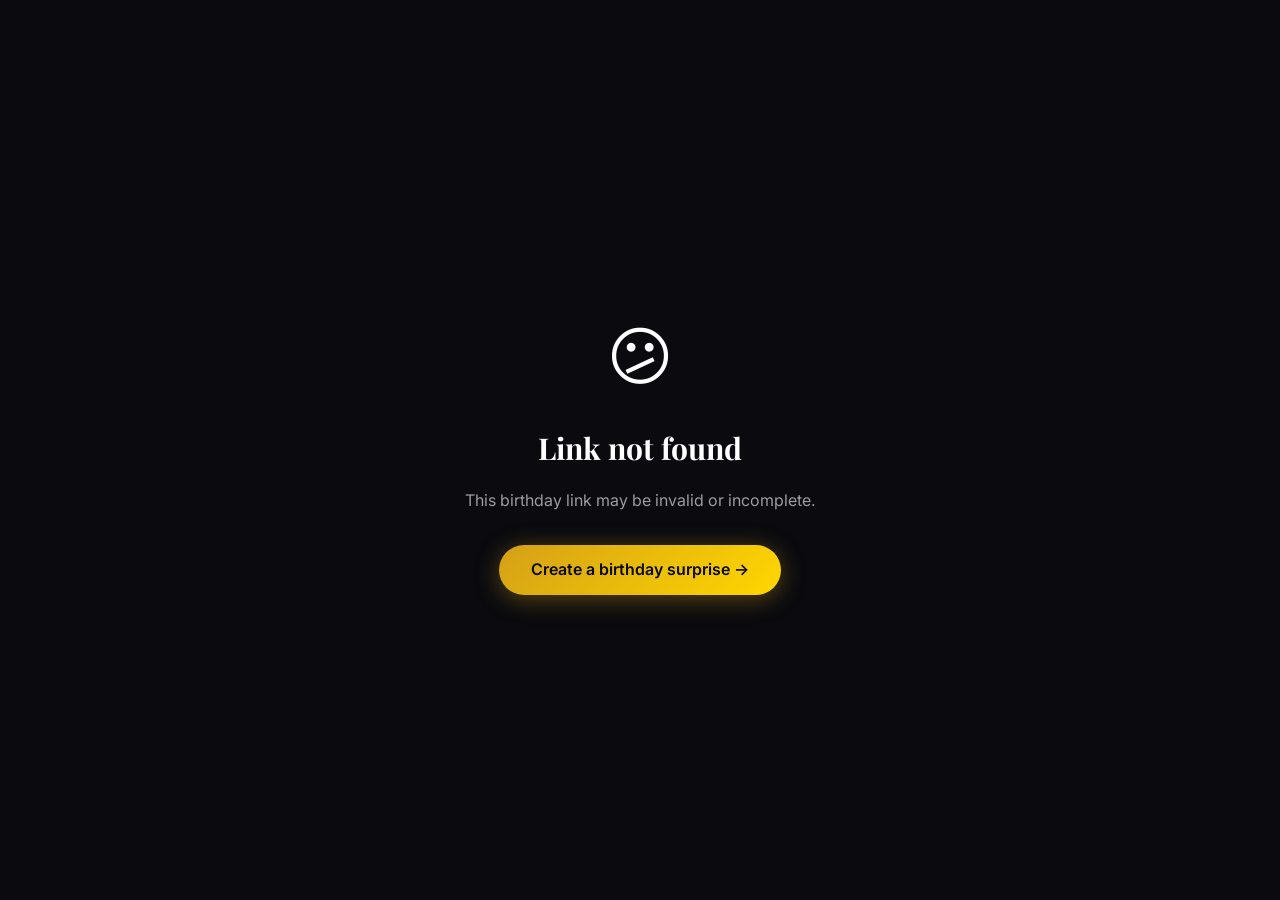
<file: view.html>
<!DOCTYPE html>
<html lang="en">
<head>
  <meta charset="UTF-8" />
  <meta name="viewport" content="width=device-width, initial-scale=1.0" />

  <!-- SEO — title/description updated dynamically by viewer.js -->
  <title>✨ You have a birthday surprise!</title>
  <meta name="description" content="Someone created a personalized animated birthday surprise for you on MianGlow. Tap to open!" />
  <meta name="robots" content="noindex, nofollow" />

  <!-- Open Graph (best-effort — real data is in URL hash, not crawlable) -->
  <meta property="og:type"        content="website" />
  <meta property="og:title"       content="🎂 You have a birthday surprise!" />
  <meta property="og:description" content="Someone made a beautiful animated birthday experience just for you on MianGlow." />
  <meta property="og:image"       content="https://mianhassam96.github.io/MianGlow/assets/images/og-image.png" />

  <!-- PWA -->
  <meta name="theme-color" content="#D4A017" />
  <link rel="manifest" href="manifest.json" />
  <link rel="icon" type="image/svg+xml" href="assets/icons/favicon.svg" />
  <link rel="apple-touch-icon" href="assets/icons/icon-192.png" />

  <!-- Styles -->
  <link rel="stylesheet" href="css/tokens.css" />
  <link rel="stylesheet" href="css/global.css" />
  <link rel="stylesheet" href="css/animations.css" />
  <link rel="stylesheet" href="css/themes.css" />
  <link rel="stylesheet" href="css/viewer.css" />

  <link rel="preconnect" href="https://fonts.googleapis.com" />
  <link rel="preconnect" href="https://fonts.gstatic.com" crossorigin />
</head>
<body>

  <!-- Full-screen FX canvases (confetti + fireworks sit on top, z-index 0) -->
  <canvas id="canvas-confetti"  style="position:fixed;inset:0;width:100%;height:100%;pointer-events:none;z-index:2;" aria-hidden="true"></canvas>
  <canvas id="canvas-fireworks" style="position:fixed;inset:0;width:100%;height:100%;pointer-events:none;z-index:3;" aria-hidden="true"></canvas>

  <!-- ============================================================
       SCENE 1 — Invitation
  ============================================================ -->
  <div class="scene" id="scene-invite" aria-label="Birthday invitation">
    <div class="invite-glow" aria-hidden="true"></div>
    <div class="invite-content">
      <div class="invite-gift float" aria-hidden="true">🎁</div>
      <h1 class="invite-headline">
        Someone has a<br/>
        <span class="text-gold">surprise for you.</span>
      </h1>
      <p class="invite-sub">Tap to open your birthday surprise ✨</p>
      <button class="btn btn-primary invite-btn glow-gold" id="btn-open" aria-label="Open your birthday surprise">
        Open Surprise 🎉
      </button>
    </div>
  </div>

  <!-- ============================================================
       SCENE 2 — Birthday Experience
  ============================================================ -->
  <div class="scene hidden" id="scene-main" aria-label="Birthday experience">

    <!-- Balloon container -->
    <div class="balloon-layer" id="balloon-layer" aria-hidden="true"></div>

    <!-- Name reveal canvas container -->
    <div id="name-reveal-container" style="position:fixed;inset:0;pointer-events:none;z-index:1;" aria-hidden="true"></div>

    <!-- Scrollable content -->
    <div class="bday-content" id="bday-content">

      <!-- Name -->
      <div class="name-reveal-wrap" id="name-reveal-wrap">
        <p class="name-reveal-label">Happy Birthday,</p>
        <h1 class="name-reveal" id="name-display" aria-live="assertive"></h1>
        <div class="name-sparkles" aria-hidden="true">✨</div>
      </div>

      <!-- Cake canvas -->
      <div class="cake-canvas-wrap hidden" id="cake-wrap">
        <canvas id="cake-canvas" aria-label="Tap the birthday cake to blow out the candles"></canvas>
      </div>

      <!-- Message -->
      <div class="message-wrap hidden" id="message-wrap">
        <div class="message-card">
          <p class="message-text" id="message-text"></p>
          <p class="sender-text"  id="sender-text"></p>
        </div>
      </div>

      <!-- Photos -->
      <div class="photos-wrap hidden" id="photos-wrap">
        <div class="photos-grid" id="photos-grid"></div>
      </div>

      <!-- Finale -->
      <div class="finale-wrap hidden" id="finale-wrap">
        <div class="finale-emoji" aria-hidden="true">🥳</div>
        <p class="finale-text">Make a wish! 🌟</p>
        <div class="finale-actions">
          <button class="btn btn-primary" id="btn-replay">↺ Replay</button>
          <a href="index.html" class="btn btn-ghost" style="font-size:var(--text-sm);">
            Create yours ✨
          </a>
        </div>
      </div>

    </div>
  </div>

  <!-- ============================================================
       ERROR SCENE
  ============================================================ -->
  <div class="scene hidden" id="scene-error" aria-label="Error">
    <div class="error-content">
      <div style="font-size:4rem;margin-bottom:var(--space-4)">😕</div>
      <h2 style="font-family:var(--font-display);font-size:var(--text-3xl);margin-bottom:var(--space-4);">Link not found</h2>
      <p style="color:rgba(255,255,255,0.6);margin-bottom:var(--space-8);">This birthday link may be invalid or incomplete.</p>
      <a href="index.html" class="btn btn-primary">Create a birthday surprise →</a>
    </div>
  </div>

  <!-- Data model + share + animation modules + viewer -->
  <script src="js/data-model.js"></script>
  <script src="js/celebrations.js"></script>
  <script src="js/analytics.js"></script>
  <script src="js/share.js"></script>
  <script src="js/music.js"></script>
  <script src="js/animations/name-reveal.js"></script>
  <script src="js/animations/cake.js"></script>
  <script src="js/animations/confetti.js"></script>
  <script src="js/animations/balloons.js"></script>
  <script src="js/animations/fireworks.js"></script>
  <script src="js/viewer.js"></script>

</body>
</html>
</file>
<file: css/tokens.css>
/* ============================================
   MianGlow Design Tokens
   ============================================ */
:root {
  /* Color Palette */
  --color-gold:        #D4A017;
  --color-gold-light:  #F5C842;
  --color-gold-bright: #FFD700;
  --color-champagne:   #F7E7CE;
  --color-midnight:    #0A0A0F;
  --color-dark:        #12121A;
  --color-dark-card:   #1A1A28;
  --color-cream:       #FFF8F0;
  --color-coral:       #FF6B6B;
  --color-pink:        #FF4B8A;
  --color-neon-cyan:   #00F5FF;
  --color-neon-purple: #BF00FF;
  --color-white:       #FFFFFF;
  --color-muted:       #8A8A9A;
  --color-border:      rgba(212, 160, 23, 0.25);

  /* Typography */
  --font-display:  'Playfair Display', 'Georgia', serif;
  --font-body:     'Inter', 'Segoe UI', system-ui, sans-serif;
  --font-mono:     'Fira Code', 'Courier New', monospace;

  /* Font Sizes */
  --text-xs:   0.75rem;
  --text-sm:   0.875rem;
  --text-base: 1rem;
  --text-lg:   1.125rem;
  --text-xl:   1.25rem;
  --text-2xl:  1.5rem;
  --text-3xl:  1.875rem;
  --text-4xl:  2.25rem;
  --text-5xl:  3rem;
  --text-6xl:  3.75rem;
  --text-7xl:  4.5rem;

  /* Spacing */
  --space-1:  0.25rem;
  --space-2:  0.5rem;
  --space-3:  0.75rem;
  --space-4:  1rem;
  --space-5:  1.25rem;
  --space-6:  1.5rem;
  --space-8:  2rem;
  --space-10: 2.5rem;
  --space-12: 3rem;
  --space-16: 4rem;
  --space-20: 5rem;
  --space-24: 6rem;
  --space-32: 8rem;

  /* Border Radius */
  --radius-sm:   0.375rem;
  --radius-md:   0.75rem;
  --radius-lg:   1rem;
  --radius-xl:   1.5rem;
  --radius-2xl:  2rem;
  --radius-full: 9999px;

  /* Shadows */
  --shadow-gold:   0 0 30px rgba(212, 160, 23, 0.3);
  --shadow-gold-sm: 0 0 12px rgba(212, 160, 23, 0.2);
  --shadow-card:   0 4px 32px rgba(0, 0, 0, 0.4);
  --shadow-soft:   0 2px 16px rgba(0, 0, 0, 0.2);

  /* Transitions */
  --transition-fast:   150ms ease;
  --transition-base:   250ms ease;
  --transition-slow:   400ms ease;
  --transition-spring: 350ms cubic-bezier(0.34, 1.56, 0.64, 1);

  /* Z-Index */
  --z-base:    0;
  --z-above:   10;
  --z-nav:     100;
  --z-modal:   1000;
  --z-overlay: 9999;
}
</file>
<file: css/global.css>
/* ============================================
   MianGlow Global Styles
   ============================================ */
@import url('https://fonts.googleapis.com/css2?family=Playfair+Display:ital,wght@0,400;0,600;0,700;1,400;1,600&family=Inter:wght@300;400;500;600;700&display=swap');

*, *::before, *::after {
  box-sizing: border-box;
  margin: 0;
  padding: 0;
}

html {
  scroll-behavior: smooth;
  font-size: 16px;
}

body {
  font-family: var(--font-body);
  background: var(--color-midnight);
  color: var(--color-white);
  line-height: 1.6;
  overflow-x: hidden;
  -webkit-font-smoothing: antialiased;
  -moz-osx-font-smoothing: grayscale;
}

/* Scrollbar */
::-webkit-scrollbar { width: 6px; }
::-webkit-scrollbar-track { background: var(--color-dark); }
::-webkit-scrollbar-thumb { background: var(--color-gold); border-radius: var(--radius-full); }

/* Selection */
::selection { background: rgba(212, 160, 23, 0.3); color: var(--color-gold-bright); }

/* Links */
a { color: inherit; text-decoration: none; }

/* Images */
img { max-width: 100%; display: block; }

/* Buttons reset */
button {
  font-family: inherit;
  cursor: pointer;
  border: none;
  background: none;
}

/* Focus ring */
:focus-visible {
  outline: 2px solid var(--color-gold);
  outline-offset: 3px;
  border-radius: var(--radius-sm);
}

/* ---- Utility classes ---- */
.container {
  max-width: 1200px;
  margin: 0 auto;
  padding: 0 var(--space-6);
}

.visually-hidden {
  position: absolute;
  width: 1px; height: 1px;
  padding: 0; margin: -1px;
  overflow: hidden;
  clip: rect(0,0,0,0);
  white-space: nowrap;
  border: 0;
}

/* ---- Gold gradient text ---- */
.text-gold {
  background: linear-gradient(135deg, var(--color-gold) 0%, var(--color-gold-bright) 50%, var(--color-champagne) 100%);
  -webkit-background-clip: text;
  -webkit-text-fill-color: transparent;
  background-clip: text;
}

/* ---- Section helpers ---- */
.section-label {
  display: inline-flex;
  align-items: center;
  gap: var(--space-2);
  font-size: var(--text-xs);
  font-weight: 600;
  letter-spacing: 0.15em;
  text-transform: uppercase;
  color: var(--color-gold);
  margin-bottom: var(--space-4);
}

.section-label::before,
.section-label::after {
  content: '';
  display: block;
  width: 24px;
  height: 1px;
  background: var(--color-gold);
  opacity: 0.5;
}

/* ---- Buttons ---- */
.btn {
  display: inline-flex;
  align-items: center;
  justify-content: center;
  gap: var(--space-2);
  padding: var(--space-3) var(--space-8);
  font-size: var(--text-base);
  font-weight: 600;
  border-radius: var(--radius-full);
  transition: all var(--transition-spring);
  cursor: pointer;
  white-space: nowrap;
}

.btn-primary {
  background: linear-gradient(135deg, var(--color-gold) 0%, var(--color-gold-bright) 100%);
  color: var(--color-midnight);
  box-shadow: 0 4px 24px rgba(212, 160, 23, 0.4);
}

.btn-primary:hover {
  transform: translateY(-2px) scale(1.02);
  box-shadow: 0 8px 32px rgba(212, 160, 23, 0.6);
}

.btn-primary:active {
  transform: translateY(0) scale(0.99);
}

.btn-outline {
  background: transparent;
  color: var(--color-gold);
  border: 1px solid var(--color-gold);
}

.btn-outline:hover {
  background: rgba(212, 160, 23, 0.1);
  transform: translateY(-2px);
}

.btn-ghost {
  background: rgba(255,255,255,0.05);
  color: var(--color-white);
  border: 1px solid rgba(255,255,255,0.1);
}

.btn-ghost:hover {
  background: rgba(255,255,255,0.1);
  border-color: rgba(255,255,255,0.2);
}

/* ---- Card ---- */
.card {
  background: var(--color-dark-card);
  border: 1px solid var(--color-border);
  border-radius: var(--radius-xl);
  padding: var(--space-8);
  box-shadow: var(--shadow-card);
  transition: transform var(--transition-base), box-shadow var(--transition-base);
}

.card:hover {
  transform: translateY(-4px);
  box-shadow: var(--shadow-card), var(--shadow-gold-sm);
}

/* ---- Animated gradient bg ---- */
.bg-gradient-radial {
  background: radial-gradient(ellipse at 50% 0%, rgba(212,160,23,0.12) 0%, transparent 70%),
              radial-gradient(ellipse at 80% 80%, rgba(255,75,138,0.06) 0%, transparent 50%),
              var(--color-midnight);
}

/* ---- Particle canvas overlay ---- */
#particles-bg {
  position: fixed;
  top: 0; left: 0;
  width: 100%; height: 100%;
  pointer-events: none;
  z-index: 0;
  opacity: 0.4;
}

/* ---- Reduced motion ---- */
@media (prefers-reduced-motion: reduce) {
  *, *::before, *::after {
    animation-duration: 0.01ms !important;
    animation-iteration-count: 1 !important;
    transition-duration: 0.01ms !important;
  }
  html { scroll-behavior: auto; }
}

/* ============================================
   Phase 5 — Mobile QA, Accessibility, Performance
   ============================================ */

/* ---- Touch targets (mobile) ---- */
@media (hover: none) and (pointer: coarse) {
  .btn { min-height: 48px; padding-top: var(--space-3); padding-bottom: var(--space-3); }
  .faq-question { min-height: 48px; }
  .effect-toggle-card, .theme-option-card { min-height: 72px; }
}

/* ---- Prevent text size inflate on iOS ---- */
html { -webkit-text-size-adjust: 100%; text-size-adjust: 100%; }

/* ---- Safe area insets (iPhone notch) ---- */
.creator-topbar, .nav { padding-left: max(var(--space-6), env(safe-area-inset-left)); padding-right: max(var(--space-6), env(safe-area-inset-right)); }
.creator-body, .container { padding-left: max(var(--space-6), env(safe-area-inset-left)); padding-right: max(var(--space-6), env(safe-area-inset-right)); }

/* ---- Loading skeleton ---- */
.skeleton {
  background: linear-gradient(90deg, rgba(255,255,255,0.04) 25%, rgba(255,255,255,0.08) 50%, rgba(255,255,255,0.04) 75%);
  background-size: 200% 100%;
  animation: shimmer 1.5s infinite;
  border-radius: var(--radius-md);
}

/* ---- Error state ---- */
.error-banner {
  background: rgba(255,107,107,0.12);
  border: 1px solid rgba(255,107,107,0.4);
  border-radius: var(--radius-lg);
  padding: var(--space-4) var(--space-5);
  font-size: var(--text-sm);
  color: var(--color-coral);
  display: none;
  gap: var(--space-3);
  align-items: center;
}
.error-banner.visible { display: flex; }

/* ---- Smooth image load ---- */
img { transition: opacity var(--transition-base); }
img[loading] { opacity: 0; }
img.loaded   { opacity: 1; }

/* ---- Overflow fix on very small screens ---- */
@media (max-width: 360px) {
  .btn { font-size: var(--text-sm); padding-left: var(--space-5); padding-right: var(--space-5); }
  .hero-headline { font-size: var(--text-3xl); }
  .step-heading h2 { font-size: var(--text-2xl); }
}

/* ---- High contrast mode ---- */
@media (forced-colors: active) {
  .btn-primary { background: ButtonText; color: ButtonFace; border: 2px solid ButtonText; }
  .text-gold { -webkit-text-fill-color: unset; color: ButtonText; background: none; }
}
</file>
<file: css/animations.css>
/* ============================================
   MianGlow Animation Utilities
   ============================================ */

/* ---- Entrance animations ---- */
.animate-fade-in {
  animation: fadeIn 0.6s ease both;
}

.animate-fade-up {
  animation: fadeInUp 0.7s ease both;
}

.animate-fade-down {
  animation: fadeInDown 0.6s ease both;
}

.animate-scale-in {
  animation: scaleIn 0.5s cubic-bezier(0.34, 1.56, 0.64, 1) both;
}

@keyframes fadeIn {
  from { opacity: 0; }
  to   { opacity: 1; }
}

@keyframes scaleIn {
  from { opacity: 0; transform: scale(0.85); }
  to   { opacity: 1; transform: scale(1); }
}

/* ---- Delay helpers ---- */
.delay-100 { animation-delay: 100ms; }
.delay-200 { animation-delay: 200ms; }
.delay-300 { animation-delay: 300ms; }
.delay-400 { animation-delay: 400ms; }
.delay-500 { animation-delay: 500ms; }
.delay-600 { animation-delay: 600ms; }
.delay-800 { animation-delay: 800ms; }

/* ---- Scroll-triggered reveal ---- */
.reveal {
  opacity: 0;
  transform: translateY(32px);
  transition: opacity 0.7s ease, transform 0.7s ease;
}

.reveal.visible {
  opacity: 1;
  transform: translateY(0);
}

.reveal-left {
  opacity: 0;
  transform: translateX(-32px);
  transition: opacity 0.7s ease, transform 0.7s ease;
}

.reveal-left.visible {
  opacity: 1;
  transform: translateX(0);
}

.reveal-right {
  opacity: 0;
  transform: translateX(32px);
  transition: opacity 0.7s ease, transform 0.7s ease;
}

.reveal-right.visible {
  opacity: 1;
  transform: translateX(0);
}

/* ---- Shimmer / skeleton ---- */
.shimmer {
  background: linear-gradient(
    90deg,
    rgba(255,255,255,0.03) 25%,
    rgba(255,255,255,0.08) 50%,
    rgba(255,255,255,0.03) 75%
  );
  background-size: 200% 100%;
  animation: shimmer 1.5s infinite;
}

@keyframes shimmer {
  0%   { background-position: 200% 0; }
  100% { background-position: -200% 0; }
}

/* ---- Gold glow pulse ---- */
.glow-gold {
  animation: glowGold 2.5s ease-in-out infinite;
}

@keyframes glowGold {
  0%, 100% { box-shadow: 0 0 10px rgba(212,160,23,0.3); }
  50%       { box-shadow: 0 0 30px rgba(212,160,23,0.7), 0 0 60px rgba(212,160,23,0.3); }
}

/* ---- Floating ---- */
.float {
  animation: float 4s ease-in-out infinite;
}

@keyframes float {
  0%, 100% { transform: translateY(0); }
  50%       { transform: translateY(-16px); }
}

/* ---- Typewriter cursor ---- */
.typewriter-cursor::after {
  content: '|';
  animation: blink 1s step-end infinite;
  color: var(--color-gold);
  margin-left: 2px;
}

@keyframes blink {
  0%, 100% { opacity: 1; }
  50%       { opacity: 0; }
}

/* ---- Star twinkle (hero background) ---- */
.star {
  position: absolute;
  border-radius: var(--radius-full);
  background: white;
  animation: twinkle var(--duration, 3s) ease-in-out infinite;
  animation-delay: var(--delay, 0s);
}

@keyframes twinkle {
  0%, 100% { opacity: 0.1; transform: scale(1); }
  50%       { opacity: 0.8; transform: scale(1.4); }
}

/* ---- Balloon float ---- */
.balloon {
  animation: balloonRise var(--duration, 8s) ease-in infinite;
  animation-delay: var(--delay, 0s);
}

@keyframes balloonRise {
  0%   { transform: translateY(100vh) rotate(-5deg); opacity: 0; }
  10%  { opacity: 1; }
  90%  { opacity: 1; }
  100% { transform: translateY(-20vh) rotate(5deg); opacity: 0; }
}

/* ---- Confetti ---- */
.confetti-piece {
  position: absolute;
  width: 8px; height: 8px;
  border-radius: 2px;
  animation: confettiFall var(--duration, 4s) ease-in-out infinite;
  animation-delay: var(--delay, 0s);
}

@keyframes confettiFall {
  0%   { transform: translateY(-10px) rotate(0deg) scaleX(1); opacity: 1; }
  50%  { scaleX: -1; }
  100% { transform: translateY(400px) rotate(720deg) scaleX(1); opacity: 0; }
}

/* ---- Firework burst ---- */
.firework-particle {
  position: absolute;
  width: 4px; height: 4px;
  border-radius: var(--radius-full);
  animation: fireworkBurst var(--duration, 1s) ease-out forwards;
  animation-delay: var(--delay, 0s);
}

@keyframes fireworkBurst {
  0%   { transform: translate(0,0) scale(1); opacity: 1; }
  100% { transform: translate(var(--tx, 60px), var(--ty, -60px)) scale(0); opacity: 0; }
}
</file>
<file: css/landing.css>
/* ============================================
   MianGlow Landing Page Styles
   ============================================ */

/* ---- NAV ---- */
.nav {
  position: fixed;
  top: 0; left: 0; right: 0;
  z-index: var(--z-nav);
  padding: var(--space-4) 0;
  transition: background var(--transition-base), backdrop-filter var(--transition-base);
}

.nav.scrolled {
  background: rgba(10, 10, 15, 0.85);
  backdrop-filter: blur(20px);
  -webkit-backdrop-filter: blur(20px);
  border-bottom: 1px solid var(--color-border);
}

.nav-inner {
  display: flex;
  align-items: center;
  justify-content: space-between;
}

.nav-logo {
  display: flex;
  align-items: center;
  gap: var(--space-2);
  font-family: var(--font-display);
  font-size: var(--text-xl);
  font-weight: 700;
}

.nav-logo .logo-icon {
  font-size: var(--text-2xl);
  line-height: 1;
  filter: drop-shadow(0 0 8px rgba(212,160,23,0.6));
}

.nav-links {
  display: flex;
  align-items: center;
  gap: var(--space-8);
  list-style: none;
}

.nav-links a {
  font-size: var(--text-sm);
  font-weight: 500;
  color: rgba(255,255,255,0.7);
  transition: color var(--transition-fast);
}

.nav-links a:hover { color: var(--color-gold); }

.nav-cta {
  display: flex;
  align-items: center;
  gap: var(--space-3);
}

.hamburger {
  display: none;
  flex-direction: column;
  gap: 5px;
  padding: var(--space-2);
  cursor: pointer;
}

.hamburger span {
  display: block;
  width: 24px; height: 2px;
  background: var(--color-white);
  border-radius: 2px;
  transition: all var(--transition-base);
}

/* ---- HERO ---- */
.hero {
  position: relative;
  min-height: 100vh;
  display: flex;
  align-items: center;
  overflow: hidden;
  padding-top: 80px;
}

.hero-bg {
  position: absolute;
  inset: 0;
  background:
    radial-gradient(ellipse 80% 60% at 50% -10%, rgba(212,160,23,0.18) 0%, transparent 60%),
    radial-gradient(ellipse 50% 40% at 85% 60%, rgba(255,75,138,0.08) 0%, transparent 50%),
    var(--color-midnight);
  z-index: 0;
}

.hero-stars {
  position: absolute;
  inset: 0;
  z-index: 0;
  overflow: hidden;
}

.hero-content {
  position: relative;
  z-index: 1;
  display: grid;
  grid-template-columns: 1fr 1fr;
  gap: var(--space-16);
  align-items: center;
  padding: var(--space-20) 0;
}

.hero-text {}

.hero-badge {
  display: inline-flex;
  align-items: center;
  gap: var(--space-2);
  background: rgba(212,160,23,0.1);
  border: 1px solid rgba(212,160,23,0.3);
  border-radius: var(--radius-full);
  padding: var(--space-2) var(--space-4);
  font-size: var(--text-xs);
  font-weight: 600;
  letter-spacing: 0.08em;
  color: var(--color-gold);
  text-transform: uppercase;
  margin-bottom: var(--space-6);
  animation: fadeInDown 0.6s ease both;
}

.hero-headline {
  font-family: var(--font-display);
  font-size: clamp(var(--text-4xl), 5vw, var(--text-7xl));
  font-weight: 700;
  line-height: 1.1;
  margin-bottom: var(--space-6);
  animation: fadeInUp 0.7s ease 0.1s both;
}

.hero-subline {
  font-size: var(--text-lg);
  color: rgba(255,255,255,0.65);
  max-width: 480px;
  line-height: 1.7;
  margin-bottom: var(--space-10);
  animation: fadeInUp 0.7s ease 0.2s both;
}

.hero-actions {
  display: flex;
  align-items: center;
  flex-wrap: wrap;
  gap: var(--space-4);
  animation: fadeInUp 0.7s ease 0.3s both;
}

.hero-actions .btn {
  font-size: var(--text-base);
  padding: var(--space-4) var(--space-10);
}

.hero-social-proof {
  display: flex;
  align-items: center;
  gap: var(--space-4);
  margin-top: var(--space-10);
  animation: fadeInUp 0.7s ease 0.4s both;
}

.proof-avatars {
  display: flex;
}

.proof-avatar {
  width: 36px; height: 36px;
  border-radius: var(--radius-full);
  border: 2px solid var(--color-dark);
  background: linear-gradient(135deg, var(--color-gold), var(--color-coral));
  margin-left: -10px;
  display: flex;
  align-items: center;
  justify-content: center;
  font-size: var(--text-xs);
  font-weight: 700;
}

.proof-avatar:first-child { margin-left: 0; }

.proof-text {
  font-size: var(--text-sm);
  color: rgba(255,255,255,0.6);
}

.proof-text strong { color: var(--color-white); }

/* ---- HERO DEMO ---- */
.hero-demo {
  position: relative;
  animation: fadeInRight 0.8s ease 0.2s both;
}

.demo-phone {
  position: relative;
  margin: 0 auto;
  max-width: 320px;
}

.demo-screen {
  background: var(--color-dark-card);
  border: 2px solid rgba(212,160,23,0.3);
  border-radius: 2rem;
  overflow: hidden;
  box-shadow: 0 0 60px rgba(212,160,23,0.2), var(--shadow-card);
  aspect-ratio: 9/16;
  position: relative;
  display: flex;
  flex-direction: column;
  align-items: center;
  justify-content: center;
  gap: var(--space-4);
  padding: var(--space-8);
  text-align: center;
}

.demo-candles {
  font-size: 2.5rem;
  animation: flicker 2s ease-in-out infinite alternate;
  filter: drop-shadow(0 0 12px rgba(255,200,50,0.6));
}

.demo-cake {
  font-size: 4rem;
  animation: bounce 2s ease-in-out infinite;
  filter: drop-shadow(0 0 20px rgba(212,160,23,0.4));
}

.demo-name {
  font-family: var(--font-display);
  font-size: var(--text-3xl);
  font-weight: 700;
  background: linear-gradient(135deg, var(--color-gold) 0%, var(--color-gold-bright) 100%);
  -webkit-background-clip: text;
  -webkit-text-fill-color: transparent;
  background-clip: text;
  animation: glowPulse 3s ease-in-out infinite;
}

.demo-msg {
  font-size: var(--text-sm);
  color: rgba(255,255,255,0.7);
  line-height: 1.6;
}

.demo-confetti-layer {
  position: absolute;
  inset: 0;
  pointer-events: none;
  overflow: hidden;
}

.demo-badge-floating {
  position: absolute;
  background: rgba(212,160,23,0.15);
  border: 1px solid rgba(212,160,23,0.4);
  border-radius: var(--radius-lg);
  padding: var(--space-3) var(--space-4);
  font-size: var(--text-xs);
  font-weight: 600;
  color: var(--color-gold);
  backdrop-filter: blur(10px);
  animation: floatBadge 4s ease-in-out infinite;
}

.demo-badge-floating.left {
  left: -60px;
  top: 20%;
  animation-delay: 0s;
}

.demo-badge-floating.right {
  right: -60px;
  top: 60%;
  animation-delay: 2s;
}

/* ---- HOW IT WORKS ---- */
.how-it-works {
  padding: var(--space-32) 0;
  position: relative;
}

.how-it-works h2 {
  font-family: var(--font-display);
  font-size: clamp(var(--text-3xl), 4vw, var(--text-5xl));
  font-weight: 700;
  text-align: center;
  margin-bottom: var(--space-4);
}

.section-subtitle {
  text-align: center;
  color: rgba(255,255,255,0.55);
  font-size: var(--text-lg);
  max-width: 540px;
  margin: 0 auto var(--space-16);
}

.steps-grid {
  display: grid;
  grid-template-columns: repeat(3, 1fr);
  gap: var(--space-8);
  position: relative;
}

.steps-grid::before {
  content: '';
  position: absolute;
  top: 36px;
  left: 15%;
  right: 15%;
  height: 1px;
  background: linear-gradient(90deg, transparent, var(--color-gold), transparent);
  opacity: 0.4;
}

.step-card {
  background: var(--color-dark-card);
  border: 1px solid var(--color-border);
  border-radius: var(--radius-xl);
  padding: var(--space-8);
  text-align: center;
  position: relative;
  transition: transform var(--transition-base), box-shadow var(--transition-base);
}

.step-card:hover {
  transform: translateY(-6px);
  box-shadow: var(--shadow-card), var(--shadow-gold-sm);
}

.step-num {
  width: 56px; height: 56px;
  border-radius: var(--radius-full);
  background: linear-gradient(135deg, var(--color-gold) 0%, var(--color-gold-bright) 100%);
  color: var(--color-midnight);
  font-size: var(--text-xl);
  font-weight: 700;
  display: flex;
  align-items: center;
  justify-content: center;
  margin: 0 auto var(--space-5);
  box-shadow: 0 0 20px rgba(212,160,23,0.4);
}

.step-icon {
  font-size: 2rem;
  margin-bottom: var(--space-4);
  display: block;
}

.step-card h3 {
  font-family: var(--font-display);
  font-size: var(--text-xl);
  font-weight: 600;
  margin-bottom: var(--space-3);
}

.step-card p {
  font-size: var(--text-sm);
  color: rgba(255,255,255,0.6);
  line-height: 1.7;
}

/* ---- THEMES SECTION ---- */
.themes-section {
  padding: var(--space-32) 0;
  background: rgba(0,0,0,0.3);
}

.themes-section h2 {
  font-family: var(--font-display);
  font-size: clamp(var(--text-3xl), 4vw, var(--text-5xl));
  font-weight: 700;
  text-align: center;
  margin-bottom: var(--space-4);
}

.themes-grid {
  display: grid;
  grid-template-columns: repeat(4, 1fr);
  gap: var(--space-6);
  margin-top: var(--space-16);
}

.theme-card {
  border-radius: var(--radius-xl);
  overflow: hidden;
  cursor: pointer;
  position: relative;
  aspect-ratio: 3/4;
  transition: transform var(--transition-spring), box-shadow var(--transition-base);
  group: true;
}

.theme-card:hover { transform: translateY(-8px) scale(1.02); }

.theme-card.golden {
  background: linear-gradient(160deg, #1a1200 0%, #2d2000 40%, #0a0800 100%);
  box-shadow: 0 0 40px rgba(212,160,23,0.25);
}

.theme-card.dreamy {
  background: linear-gradient(160deg, #1a0d1a 0%, #2d1a35 40%, #0f0a1a 100%);
  box-shadow: 0 0 40px rgba(255,100,200,0.2);
}

.theme-card.party {
  background: linear-gradient(160deg, #0d1a0d 0%, #1a2d1a 40%, #0a0f0a 100%);
  box-shadow: 0 0 40px rgba(100,255,100,0.15);
}

.theme-card.neon {
  background: linear-gradient(160deg, #0d001a 0%, #1a003d 40%, #060012 100%);
  box-shadow: 0 0 40px rgba(191,0,255,0.2);
}

.theme-preview {
  width: 100%;
  height: 100%;
  display: flex;
  flex-direction: column;
  align-items: center;
  justify-content: center;
  gap: var(--space-4);
  padding: var(--space-6);
  position: relative;
}

.theme-emoji {
  font-size: 3rem;
  filter: drop-shadow(0 0 16px currentColor);
}

.theme-preview h3 {
  font-family: var(--font-display);
  font-size: var(--text-xl);
  font-weight: 700;
  text-align: center;
}

.theme-preview p {
  font-size: var(--text-xs);
  text-align: center;
  opacity: 0.65;
  line-height: 1.6;
}

.theme-tag {
  position: absolute;
  top: var(--space-4);
  right: var(--space-4);
  background: rgba(212,160,23,0.2);
  border: 1px solid rgba(212,160,23,0.4);
  border-radius: var(--radius-full);
  padding: 2px var(--space-3);
  font-size: 10px;
  font-weight: 700;
  letter-spacing: 0.08em;
  color: var(--color-gold);
  text-transform: uppercase;
}

.theme-hover-overlay {
  position: absolute;
  inset: 0;
  background: rgba(0,0,0,0.5);
  display: flex;
  align-items: center;
  justify-content: center;
  opacity: 0;
  transition: opacity var(--transition-base);
}

.theme-card:hover .theme-hover-overlay { opacity: 1; }

/* Theme-specific text colors */
.theme-card.golden .theme-preview h3 { color: var(--color-gold-bright); }
.theme-card.golden .theme-emoji { color: var(--color-gold); }
.theme-card.dreamy .theme-preview h3 { color: #FFB3E8; }
.theme-card.dreamy .theme-emoji { text-shadow: 0 0 20px #FF69B4; }
.theme-card.party .theme-preview h3 { color: #80FF80; }
.theme-card.neon .theme-preview h3 { color: var(--color-neon-cyan); }
.theme-card.neon .theme-emoji { text-shadow: 0 0 20px var(--color-neon-purple); }

/* ---- DEMO SECTION ---- */
.demo-section {
  padding: var(--space-32) 0;
  text-align: center;
}

.demo-section h2 {
  font-family: var(--font-display);
  font-size: clamp(var(--text-3xl), 4vw, var(--text-5xl));
  font-weight: 700;
  margin-bottom: var(--space-4);
}

.demo-container {
  max-width: 700px;
  margin: var(--space-16) auto 0;
  background: var(--color-dark-card);
  border: 1px solid var(--color-border);
  border-radius: var(--radius-2xl);
  overflow: hidden;
  box-shadow: var(--shadow-card), var(--shadow-gold-sm);
}

.demo-top-bar {
  display: flex;
  align-items: center;
  gap: var(--space-2);
  padding: var(--space-4) var(--space-6);
  background: rgba(255,255,255,0.03);
  border-bottom: 1px solid var(--color-border);
}

.demo-top-bar span {
  width: 12px; height: 12px;
  border-radius: var(--radius-full);
}

.demo-top-bar span:nth-child(1) { background: #FF5F57; }
.demo-top-bar span:nth-child(2) { background: #FFBD2E; }
.demo-top-bar span:nth-child(3) { background: #28C840; }

.demo-url {
  margin-left: var(--space-4);
  font-size: var(--text-xs);
  color: rgba(255,255,255,0.3);
  font-family: var(--font-mono);
}

.demo-stage {
  padding: var(--space-16);
  min-height: 360px;
  display: flex;
  flex-direction: column;
  align-items: center;
  justify-content: center;
  gap: var(--space-6);
  position: relative;
  background:
    radial-gradient(ellipse 60% 60% at 50% 50%, rgba(212,160,23,0.08) 0%, transparent 70%);
}

.demo-input-row {
  display: flex;
  gap: var(--space-3);
  width: 100%;
  max-width: 440px;
  margin-top: var(--space-4);
}

.demo-input {
  flex: 1;
  background: rgba(255,255,255,0.05);
  border: 1px solid rgba(255,255,255,0.12);
  border-radius: var(--radius-full);
  padding: var(--space-3) var(--space-5);
  font-size: var(--text-sm);
  color: var(--color-white);
  font-family: var(--font-body);
  outline: none;
  transition: border-color var(--transition-fast);
}

.demo-input:focus { border-color: var(--color-gold); }
.demo-input::placeholder { color: rgba(255,255,255,0.3); }

#demo-name-display {
  font-family: var(--font-display);
  font-size: clamp(var(--text-4xl), 6vw, var(--text-6xl));
  font-weight: 700;
  min-height: 1.2em;
  background: linear-gradient(135deg, var(--color-gold) 0%, var(--color-gold-bright) 60%, var(--color-champagne) 100%);
  -webkit-background-clip: text;
  -webkit-text-fill-color: transparent;
  background-clip: text;
  filter: drop-shadow(0 0 20px rgba(212,160,23,0.5));
  transition: all var(--transition-slow);
  animation: glowPulse 3s ease-in-out infinite;
  word-break: break-word;
}

.demo-sparkles {
  position: absolute;
  top: var(--space-4);
  right: var(--space-4);
  font-size: var(--text-xl);
  animation: sparkle 2s ease-in-out infinite;
}

/* ---- FEATURES ---- */
.features-section {
  padding: var(--space-32) 0;
  background: rgba(0,0,0,0.2);
}

.features-section h2 {
  font-family: var(--font-display);
  font-size: clamp(var(--text-3xl), 4vw, var(--text-5xl));
  font-weight: 700;
  text-align: center;
  margin-bottom: var(--space-4);
}

.features-grid {
  display: grid;
  grid-template-columns: repeat(3, 1fr);
  gap: var(--space-6);
  margin-top: var(--space-16);
}

.feature-item {
  background: var(--color-dark-card);
  border: 1px solid var(--color-border);
  border-radius: var(--radius-xl);
  padding: var(--space-8);
  transition: transform var(--transition-base), box-shadow var(--transition-base);
}

.feature-item:hover {
  transform: translateY(-4px);
  box-shadow: var(--shadow-card), var(--shadow-gold-sm);
}

.feature-icon-wrap {
  width: 56px; height: 56px;
  border-radius: var(--radius-lg);
  background: rgba(212,160,23,0.1);
  border: 1px solid rgba(212,160,23,0.2);
  display: flex;
  align-items: center;
  justify-content: center;
  font-size: 1.5rem;
  margin-bottom: var(--space-5);
}

.feature-item h3 {
  font-size: var(--text-lg);
  font-weight: 600;
  margin-bottom: var(--space-2);
}

.feature-item p {
  font-size: var(--text-sm);
  color: rgba(255,255,255,0.6);
  line-height: 1.7;
}

/* ---- CTA SECTION ---- */
.cta-section {
  padding: var(--space-32) 0;
  text-align: center;
  position: relative;
  overflow: hidden;
}

.cta-section::before {
  content: '';
  position: absolute;
  top: 50%; left: 50%;
  transform: translate(-50%, -50%);
  width: 600px; height: 600px;
  background: radial-gradient(ellipse, rgba(212,160,23,0.12) 0%, transparent 70%);
  border-radius: var(--radius-full);
  pointer-events: none;
}

.cta-section h2 {
  font-family: var(--font-display);
  font-size: clamp(var(--text-3xl), 4vw, var(--text-6xl));
  font-weight: 700;
  margin-bottom: var(--space-6);
}

.cta-section p {
  font-size: var(--text-lg);
  color: rgba(255,255,255,0.6);
  max-width: 480px;
  margin: 0 auto var(--space-10);
}

/* ---- FAQ ---- */
.faq-section {
  padding: var(--space-32) 0;
  max-width: 760px;
  margin: 0 auto;
}

.faq-section h2 {
  font-family: var(--font-display);
  font-size: clamp(var(--text-3xl), 4vw, var(--text-4xl));
  font-weight: 700;
  text-align: center;
  margin-bottom: var(--space-16);
}

.faq-item {
  border-bottom: 1px solid var(--color-border);
}

.faq-question {
  display: flex;
  align-items: center;
  justify-content: space-between;
  gap: var(--space-4);
  padding: var(--space-6) 0;
  cursor: pointer;
  font-size: var(--text-base);
  font-weight: 500;
  color: var(--color-white);
  transition: color var(--transition-fast);
  background: none;
  border: none;
  width: 100%;
  text-align: left;
}

.faq-question:hover { color: var(--color-gold); }

.faq-chevron {
  flex-shrink: 0;
  transition: transform var(--transition-base);
  color: var(--color-gold);
}

.faq-item.open .faq-chevron { transform: rotate(180deg); }

.faq-answer {
  font-size: var(--text-sm);
  color: rgba(255,255,255,0.6);
  line-height: 1.8;
  max-height: 0;
  overflow: hidden;
  transition: max-height var(--transition-slow), padding var(--transition-slow);
}

.faq-item.open .faq-answer {
  max-height: 300px;
  padding-bottom: var(--space-6);
}

/* ---- FOOTER ---- */
.site-footer {
  background: rgba(0,0,0,0.5);
  border-top: 1px solid var(--color-border);
  padding: var(--space-16) 0 var(--space-8);
}

.footer-top {
  display: grid;
  grid-template-columns: 2fr 1fr 1fr;
  gap: var(--space-12);
  margin-bottom: var(--space-12);
}

.footer-brand .nav-logo { margin-bottom: var(--space-4); font-size: var(--text-2xl); }

.footer-brand p {
  font-size: var(--text-sm);
  color: rgba(255,255,255,0.5);
  line-height: 1.7;
  max-width: 300px;
}

.footer-col h4 {
  font-size: var(--text-sm);
  font-weight: 600;
  letter-spacing: 0.08em;
  text-transform: uppercase;
  color: var(--color-gold);
  margin-bottom: var(--space-5);
}

.footer-col ul { list-style: none; }

.footer-col ul li + li { margin-top: var(--space-3); }

.footer-col ul li a {
  font-size: var(--text-sm);
  color: rgba(255,255,255,0.5);
  transition: color var(--transition-fast);
}

.footer-col ul li a:hover { color: var(--color-gold); }

.footer-bottom {
  display: flex;
  align-items: center;
  justify-content: space-between;
  padding-top: var(--space-8);
  border-top: 1px solid rgba(255,255,255,0.05);
}

.footer-bottom p {
  font-size: var(--text-sm);
  color: rgba(255,255,255,0.35);
}

.footer-bottom a { color: var(--color-gold); }

/* ---- ANIMATIONS ---- */
@keyframes fadeInDown {
  from { opacity: 0; transform: translateY(-16px); }
  to   { opacity: 1; transform: translateY(0); }
}

@keyframes fadeInUp {
  from { opacity: 0; transform: translateY(24px); }
  to   { opacity: 1; transform: translateY(0); }
}

@keyframes fadeInRight {
  from { opacity: 0; transform: translateX(32px); }
  to   { opacity: 1; transform: translateX(0); }
}

@keyframes bounce {
  0%, 100% { transform: translateY(0); }
  50%       { transform: translateY(-12px); }
}

@keyframes flicker {
  0%, 100% { opacity: 1; transform: scale(1) rotate(-2deg); }
  50%       { opacity: 0.85; transform: scale(1.05) rotate(2deg); }
}

@keyframes glowPulse {
  0%, 100% { filter: drop-shadow(0 0 12px rgba(212,160,23,0.4)); }
  50%       { filter: drop-shadow(0 0 32px rgba(212,160,23,0.8)); }
}

@keyframes sparkle {
  0%, 100% { transform: scale(1) rotate(0deg); opacity: 1; }
  50%       { transform: scale(1.3) rotate(20deg); opacity: 0.7; }
}

@keyframes floatBadge {
  0%, 100% { transform: translateY(0); }
  50%       { transform: translateY(-10px); }
}

@keyframes confettiFall {
  0%   { transform: translateY(-10px) rotate(0deg); opacity: 1; }
  100% { transform: translateY(100vh) rotate(720deg); opacity: 0; }
}

/* ---- RESPONSIVE ---- */
@media (max-width: 1024px) {
  .themes-grid { grid-template-columns: repeat(2, 1fr); }
  .features-grid { grid-template-columns: repeat(2, 1fr); }
  .footer-top { grid-template-columns: 1fr 1fr; }
  .footer-brand { grid-column: 1 / -1; }
  .demo-badge-floating { display: none; }
}

@media (max-width: 768px) {
  .hero-content {
    grid-template-columns: 1fr;
    text-align: center;
    gap: var(--space-12);
    padding: var(--space-12) 0;
  }

  .hero-subline { margin: 0 auto var(--space-8); }
  .hero-actions { justify-content: center; }
  .hero-social-proof { justify-content: center; }

  .hero-demo { order: -1; }
  .demo-phone { max-width: 240px; }

  .nav-links { display: none; }
  .hamburger { display: flex; }

  .steps-grid { grid-template-columns: 1fr; }
  .steps-grid::before { display: none; }

  .themes-grid { grid-template-columns: repeat(2, 1fr); }
  .features-grid { grid-template-columns: 1fr; }

  .footer-top { grid-template-columns: 1fr; gap: var(--space-8); }
  .footer-bottom { flex-direction: column; gap: var(--space-4); text-align: center; }
}

@media (max-width: 480px) {
  .themes-grid { grid-template-columns: 1fr 1fr; gap: var(--space-3); }
  .hero-actions .btn { width: 100%; }
  .demo-input-row { flex-direction: column; }
}

/* ---- New theme card backgrounds (Phase 7) ---- */
.theme-card.vintage {
  background: linear-gradient(160deg, #120808, #1e0e0e, #2e1515);
  box-shadow: 0 0 40px rgba(194,24,91,0.2);
}
.theme-card.midnight {
  background: linear-gradient(160deg, #000814, #001233, #023e8a);
  box-shadow: 0 0 40px rgba(0,150,199,0.2);
}
.theme-card.tropical {
  background: linear-gradient(160deg, #0a1a0a, #0d2b1a, #1a3d2a);
  box-shadow: 0 0 40px rgba(6,214,160,0.15);
}
.theme-card.galaxy {
  background: linear-gradient(160deg, #02001a, #05003d, #0d0066);
  box-shadow: 0 0 40px rgba(123,47,190,0.25);
}

.theme-card.vintage .theme-preview h3  { color: #F4A7B9; }
.theme-card.midnight .theme-preview h3 { color: #90E0EF; }
.theme-card.tropical .theme-preview h3 { color: #FFD166; }
.theme-card.galaxy .theme-preview h3   { color: #C77DFF; }

/* Make grid 4-column on wide, 2-column on tablet for 8 themes */
@media (min-width: 1025px) {
  .themes-grid { grid-template-columns: repeat(4, 1fr); }
}
</file>
<file: css/polish.css>
/* MianGlow — polish.css: loader, transitions, preview section */

/* ---- 1. LOADING SCREEN ---- */
#mg-loader {
  position: fixed; inset: 0; z-index: 99999;
  background: #0A0A0F;
  display: flex; flex-direction: column;
  align-items: center; justify-content: center; gap: 1.5rem;
  transition: opacity .5s ease, visibility .5s ease;
}
#mg-loader.hidden { opacity: 0; visibility: hidden; pointer-events: none; }
.loader-logo {
  display: flex; align-items: center; gap: .75rem;
  font-family: 'Playfair Display', Georgia, serif;
  font-size: 2rem; font-weight: 700;
  animation: ldrPulse 1.6s ease-in-out infinite;
}
.loader-logo-icon { font-size: 2.5rem; filter: drop-shadow(0 0 16px rgba(212,160,23,.7)); }
.loader-logo-text {
  background: linear-gradient(135deg, #D4A017, #FFD700, #F7E7CE);
  -webkit-background-clip: text; -webkit-text-fill-color: transparent; background-clip: text;
}
.loader-bar-wrap {
  width: 160px; height: 3px;
  background: rgba(255,255,255,.08); border-radius: 9999px; overflow: hidden;
}
.loader-bar {
  height: 100%; width: 0%;
  background: linear-gradient(90deg, #D4A017, #FFD700); border-radius: 9999px;
  animation: ldrFill .9s cubic-bezier(.4,0,.2,1) forwards;
  box-shadow: 0 0 10px rgba(212,160,23,.5);
}
.loader-tagline { font-size: .875rem; color: rgba(255,255,255,.3); letter-spacing: .08em; }
@keyframes ldrPulse { 0%,100%{opacity:1;transform:scale(1)}50%{opacity:.8;transform:scale(1.03)} }
@keyframes ldrFill  { 0%{width:0%} 100%{width:100%} }

/* ---- 2. PAGE TRANSITIONS ---- */
.page-out {
  animation: pageOut .3s ease forwards;
}
@keyframes pageOut {
  to { opacity: 0; transform: translateY(-8px); }
}
body {
  animation: pageIn .45s ease both;
}
@keyframes pageIn {
  from { opacity: 0; transform: translateY(12px); }
  to   { opacity: 1; transform: translateY(0); }
}

/* ---- 3. PREVIEW / SHOWCASE SECTION ---- */
.showcase-section {
  padding: 6rem 0;
  position: relative;
  overflow: hidden;
}
.showcase-section::before {
  content: '';
  position: absolute; inset: 0;
  background: radial-gradient(ellipse 70% 60% at 50% 50%, rgba(212,160,23,.07) 0%, transparent 70%);
  pointer-events: none;
}
.showcase-inner {
  max-width: 1200px; margin: 0 auto;
  padding: 0 1.5rem;
  display: grid; grid-template-columns: 1fr 1fr;
  gap: 4rem; align-items: center;
}
.showcase-text { position: relative; z-index: 1; }
.showcase-text .section-label { margin-bottom: 1rem; }
.showcase-text h2 {
  font-family: 'Playfair Display', Georgia, serif;
  font-size: clamp(1.875rem, 4vw, 3rem);
  font-weight: 700; line-height: 1.2;
  margin-bottom: 1.25rem;
}
.showcase-text p {
  color: rgba(255,255,255,.6); font-size: 1.1rem;
  line-height: 1.75; margin-bottom: 2rem; max-width: 460px;
}
.showcase-features {
  list-style: none; display: flex;
  flex-direction: column; gap: .75rem; margin-bottom: 2.5rem;
}
.showcase-features li {
  display: flex; align-items: center; gap: .75rem;
  font-size: .9375rem; color: rgba(255,255,255,.75);
}
.showcase-features li::before {
  content: '✓';
  width: 22px; height: 22px; border-radius: 50%;
  background: rgba(212,160,23,.15); border: 1px solid rgba(212,160,23,.35);
  display: flex; align-items: center; justify-content: center;
  font-size: .7rem; font-weight: 700; color: #FFD700;
  flex-shrink: 0;
}

/* Phone mockup for showcase */
.showcase-phone-wrap {
  position: relative; display: flex;
  align-items: center; justify-content: center;
}
.showcase-phone {
  width: 280px; max-width: 100%;
  background: #1A1A28;
  border: 2px solid rgba(212,160,23,.3);
  border-radius: 2.25rem;
  box-shadow: 0 0 60px rgba(212,160,23,.18), 0 24px 64px rgba(0,0,0,.5);
  overflow: hidden; position: relative;
  animation: phoneFloat 5s ease-in-out infinite;
}
@keyframes phoneFloat {
  0%,100% { transform: translateY(0) rotate(-.5deg); }
  50%      { transform: translateY(-14px) rotate(.5deg); }
}
.showcase-phone-notch {
  width: 60px; height: 6px; background: rgba(255,255,255,.08);
  border-radius: 9999px; margin: 12px auto 0;
}
.showcase-phone-screen {
  min-height: 440px;
  display: flex; flex-direction: column;
  align-items: center; justify-content: center;
  gap: 1.1rem; padding: 1.5rem 1.25rem;
  text-align: center; position: relative;
  background: linear-gradient(160deg, #0a0800, #1a1200, #2d2000);
}

/* Animated canvas confetti inside showcase */
#showcase-canvas {
  position: absolute; inset: 0;
  width: 100%; height: 100%;
  pointer-events: none; z-index: 0;
}
.showcase-phone-content {
  position: relative; z-index: 1;
  display: flex; flex-direction: column;
  align-items: center; gap: 1rem;
}
.sc-label {
  font-size: .75rem; color: rgba(255,255,255,.45);
  letter-spacing: .06em; text-transform: uppercase;
}
.sc-cake {
  font-size: 3.5rem;
  filter: drop-shadow(0 0 20px rgba(212,160,23,.5));
  animation: scCakeBounce 2s ease-in-out infinite;
}
@keyframes scCakeBounce { 0%,100%{transform:translateY(0)}50%{transform:translateY(-10px)} }
.sc-name {
  font-family: 'Playfair Display', Georgia, serif;
  font-size: 2rem; font-weight: 700;
  background: linear-gradient(135deg, #D4A017, #FFD700, #F7E7CE);
  -webkit-background-clip: text; -webkit-text-fill-color: transparent; background-clip: text;
  filter: drop-shadow(0 0 20px rgba(212,160,23,.5));
  animation: scGlow 3s ease-in-out infinite;
  min-height: 2.4rem;
}
@keyframes scGlow {
  0%,100%{filter:drop-shadow(0 0 10px rgba(212,160,23,.4))}
  50%{filter:drop-shadow(0 0 28px rgba(212,160,23,.8))}
}
.sc-msg {
  font-size: .78rem; color: rgba(255,255,255,.65);
  line-height: 1.6; max-width: 200px;
}
.sc-effects {
  display: flex; gap: .4rem; flex-wrap: wrap; justify-content: center;
}
.sc-fx-pill {
  background: rgba(255,255,255,.07);
  border: 1px solid rgba(255,255,255,.12);
  border-radius: 9999px; padding: 2px 10px;
  font-size: .65rem; color: rgba(255,255,255,.5);
}
.sc-cta {
  display: inline-block;
  background: linear-gradient(135deg, #D4A017, #FFD700);
  color: #0A0A0F; font-weight: 700; font-size: .78rem;
  padding: .45rem 1.2rem; border-radius: 9999px;
  text-decoration: none; margin-top: .25rem;
  box-shadow: 0 0 16px rgba(212,160,23,.4);
  transition: transform .2s ease, box-shadow .2s ease;
}
.sc-cta:hover {
  transform: translateY(-2px);
  box-shadow: 0 0 28px rgba(212,160,23,.65);
}

/* Theme-switcher pills below phone */
.showcase-themes {
  position: absolute; bottom: -48px; left: 50%;
  transform: translateX(-50%);
  display: flex; gap: .5rem;
  background: rgba(255,255,255,.04);
  border: 1px solid rgba(255,255,255,.08);
  border-radius: 9999px; padding: .4rem .75rem;
  white-space: nowrap;
}
.sc-theme-btn {
  font-size: 1.1rem; cursor: pointer;
  background: none; border: none;
  padding: .2rem .3rem; border-radius: 50%;
  transition: transform .2s ease, background .2s ease;
  line-height: 1;
}
.sc-theme-btn:hover { transform: scale(1.3); background: rgba(255,255,255,.1); }
.sc-theme-btn.active {
  background: rgba(212,160,23,.2);
  box-shadow: 0 0 10px rgba(212,160,23,.4);
}

/* Glow rings behind phone */
.showcase-glow-ring {
  position: absolute; border-radius: 50%;
  border: 1px solid rgba(212,160,23,.12);
  pointer-events: none; z-index: 0;
  animation: ringPulse 4s ease-in-out infinite;
}
.showcase-glow-ring:nth-child(1) { width:360px;height:360px;animation-delay:0s; }
.showcase-glow-ring:nth-child(2) { width:460px;height:460px;animation-delay:.8s; }
.showcase-glow-ring:nth-child(3) { width:560px;height:560px;animation-delay:1.6s; }
@keyframes ringPulse {
  0%,100%{opacity:.5;transform:scale(1)}
  50%{opacity:.15;transform:scale(1.04)}
}

/* Responsive */
@media(max-width:900px){
  .showcase-inner { grid-template-columns:1fr; text-align:center; gap:3rem; }
  .showcase-text p { margin:0 auto 2rem; }
  .showcase-features { align-items:center; }
  .showcase-phone-wrap { margin-top:3rem; }
}
@media(max-width:480px){
  .showcase-phone { width:240px; }
  .showcase-phone-screen { min-height:380px; }
}
</file>
<file: css/themes.css>
/* ============================================
   MianGlow Theme Variables
   Applied as data-theme on the viewer/preview
   ============================================ */

/* ---- Golden Celebration ---- */
[data-theme="golden"] {
  --theme-bg-from:     #0a0800;
  --theme-bg-mid:      #1a1200;
  --theme-bg-to:       #2d2000;
  --theme-primary:     #FFD700;
  --theme-secondary:   #D4A017;
  --theme-accent:      #F5C842;
  --theme-text:        #FFF8F0;
  --theme-subtext:     rgba(247,231,206,0.7);
  --theme-glow:        rgba(212,160,23,0.5);
  --theme-particle:    #FFD700;
  --theme-name-shadow: 0 0 30px rgba(255,215,0,0.6), 0 0 60px rgba(212,160,23,0.3);
  --theme-cake-emoji:  🎂;
}

/* ---- Dreamy Birthday ---- */
[data-theme="dreamy"] {
  --theme-bg-from:     #0f0a1a;
  --theme-bg-mid:      #1a0d1a;
  --theme-bg-to:       #2d1a35;
  --theme-primary:     #FFB3E8;
  --theme-secondary:   #FF69B4;
  --theme-accent:      #E040FB;
  --theme-text:        #FFF0FF;
  --theme-subtext:     rgba(255,179,232,0.65);
  --theme-glow:        rgba(255,105,180,0.5);
  --theme-particle:    #FF69B4;
  --theme-name-shadow: 0 0 30px rgba(255,105,180,0.6), 0 0 60px rgba(224,64,251,0.3);
  --theme-cake-emoji:  🎀;
}

/* ---- Party Blast ---- */
[data-theme="party"] {
  --theme-bg-from:     #0a0a15;
  --theme-bg-mid:      #0d0d20;
  --theme-bg-to:       #1a1a35;
  --theme-primary:     #FFE500;
  --theme-secondary:   #FF4B8A;
  --theme-accent:      #4BFF91;
  --theme-text:        #FFFFFF;
  --theme-subtext:     rgba(255,255,255,0.7);
  --theme-glow:        rgba(255,229,0,0.5);
  --theme-particle:    #FF4B8A;
  --theme-name-shadow: 0 0 30px rgba(255,229,0,0.6), 0 0 60px rgba(255,75,138,0.3);
  --theme-cake-emoji:  🎊;
}

/* ---- Neon Night ---- */
[data-theme="neon"] {
  --theme-bg-from:     #060012;
  --theme-bg-mid:      #0d001a;
  --theme-bg-to:       #1a003d;
  --theme-primary:     #00F5FF;
  --theme-secondary:   #BF00FF;
  --theme-accent:      #FF00AA;
  --theme-text:        #E0FFFF;
  --theme-subtext:     rgba(0,245,255,0.6);
  --theme-glow:        rgba(0,245,255,0.5);
  --theme-particle:    #BF00FF;
  --theme-name-shadow: 0 0 30px rgba(0,245,255,0.7), 0 0 60px rgba(191,0,255,0.4);
  --theme-cake-emoji:  ⚡;
}

/* ---- Vintage Rose ---- */
[data-theme="vintage"] {
  --theme-bg-from:     #120808;
  --theme-bg-mid:      #1e0e0e;
  --theme-bg-to:       #2e1515;
  --theme-primary:     #F4A7B9;
  --theme-secondary:   #C2185B;
  --theme-accent:      #FFD6E0;
  --theme-text:        #FFF0F3;
  --theme-subtext:     rgba(244,167,185,0.7);
  --theme-glow:        rgba(194,24,91,0.5);
  --theme-particle:    #F4A7B9;
  --theme-name-shadow: 0 0 30px rgba(244,167,185,0.7), 0 0 60px rgba(194,24,91,0.3);
  --theme-cake-emoji:  🌹;
}

/* ---- Midnight Blue ---- */
[data-theme="midnight"] {
  --theme-bg-from:     #000814;
  --theme-bg-mid:      #001233;
  --theme-bg-to:       #023e8a;
  --theme-primary:     #90E0EF;
  --theme-secondary:   #0096C7;
  --theme-accent:      #CAF0F8;
  --theme-text:        #E0FBFF;
  --theme-subtext:     rgba(144,224,239,0.7);
  --theme-glow:        rgba(0,150,199,0.5);
  --theme-particle:    #90E0EF;
  --theme-name-shadow: 0 0 30px rgba(144,224,239,0.7), 0 0 60px rgba(0,150,199,0.3);
  --theme-cake-emoji:  🌊;
}

/* ---- Tropical ---- */
[data-theme="tropical"] {
  --theme-bg-from:     #0a1a0a;
  --theme-bg-mid:      #0d2b1a;
  --theme-bg-to:       #1a3d2a;
  --theme-primary:     #FFD166;
  --theme-secondary:   #06D6A0;
  --theme-accent:      #FF6B6B;
  --theme-text:        #FFFDE7;
  --theme-subtext:     rgba(255,209,102,0.7);
  --theme-glow:        rgba(6,214,160,0.5);
  --theme-particle:    #FFD166;
  --theme-name-shadow: 0 0 30px rgba(255,209,102,0.7), 0 0 60px rgba(6,214,160,0.3);
  --theme-cake-emoji:  🌴;
}

/* ---- Galaxy ---- */
[data-theme="galaxy"] {
  --theme-bg-from:     #02001a;
  --theme-bg-mid:      #05003d;
  --theme-bg-to:       #0d0066;
  --theme-primary:     #C77DFF;
  --theme-secondary:   #7B2FBE;
  --theme-accent:      #E0AAFF;
  --theme-text:        #F3EEFF;
  --theme-subtext:     rgba(199,125,255,0.7);
  --theme-glow:        rgba(123,47,190,0.5);
  --theme-particle:    #C77DFF;
  --theme-name-shadow: 0 0 30px rgba(199,125,255,0.7), 0 0 60px rgba(123,47,190,0.4);
  --theme-cake-emoji:  🌌;
}
</file>
<file: css/creator.css>
/* ============================================
   MianGlow Creator Wizard Styles
   ============================================ */

/* ---- Page layout ---- */
.creator-page {
  min-height: 100vh;
  background:
    radial-gradient(ellipse 80% 50% at 50% -5%, rgba(212,160,23,0.14) 0%, transparent 60%),
    var(--color-midnight);
  padding-top: 72px;
}

/* ---- Top bar ---- */
.creator-topbar {
  position: fixed;
  top: 0; left: 0; right: 0;
  z-index: var(--z-nav);
  background: rgba(10,10,15,0.9);
  backdrop-filter: blur(20px);
  -webkit-backdrop-filter: blur(20px);
  border-bottom: 1px solid var(--color-border);
  padding: 0 var(--space-6);
  height: 72px;
  display: flex;
  align-items: center;
  justify-content: space-between;
}

.creator-topbar .nav-logo {
  font-family: var(--font-display);
  font-size: var(--text-xl);
  font-weight: 700;
  display: flex;
  align-items: center;
  gap: var(--space-2);
  text-decoration: none;
}

.creator-topbar .logo-icon {
  font-size: var(--text-2xl);
  filter: drop-shadow(0 0 8px rgba(212,160,23,0.6));
}

.topbar-right {
  display: flex;
  align-items: center;
  gap: var(--space-3);
}

/* ---- Progress stepper ---- */
.stepper {
  display: flex;
  align-items: center;
  justify-content: center;
  gap: 0;
  padding: var(--space-8) var(--space-6) 0;
  max-width: 700px;
  margin: 0 auto;
}

.step-dot {
  display: flex;
  flex-direction: column;
  align-items: center;
  gap: var(--space-2);
  position: relative;
  flex: 1;
}

.step-dot:not(:last-child)::after {
  content: '';
  position: absolute;
  top: 18px;
  left: calc(50% + 18px);
  right: calc(-50% + 18px);
  height: 2px;
  background: var(--color-border);
  transition: background var(--transition-slow);
}

.step-dot.completed:not(:last-child)::after {
  background: var(--color-gold);
}

.step-dot-circle {
  width: 36px; height: 36px;
  border-radius: var(--radius-full);
  border: 2px solid var(--color-border);
  background: var(--color-dark-card);
  display: flex;
  align-items: center;
  justify-content: center;
  font-size: var(--text-sm);
  font-weight: 700;
  color: var(--color-muted);
  transition: all var(--transition-spring);
  position: relative;
  z-index: 1;
}

.step-dot.active .step-dot-circle {
  border-color: var(--color-gold);
  background: rgba(212,160,23,0.15);
  color: var(--color-gold);
  box-shadow: 0 0 16px rgba(212,160,23,0.3);
}

.step-dot.completed .step-dot-circle {
  border-color: var(--color-gold);
  background: var(--color-gold);
  color: var(--color-midnight);
}

.step-dot-label {
  font-size: 10px;
  font-weight: 600;
  letter-spacing: 0.05em;
  color: var(--color-muted);
  text-align: center;
  white-space: nowrap;
  transition: color var(--transition-base);
}

.step-dot.active .step-dot-label,
.step-dot.completed .step-dot-label {
  color: var(--color-gold);
}

/* ---- Main creator layout ---- */
.creator-body {
  max-width: 1100px;
  margin: 0 auto;
  padding: var(--space-10) var(--space-6) var(--space-20);
  display: grid;
  grid-template-columns: 1fr 380px;
  gap: var(--space-10);
  align-items: start;
}

/* ---- Step panel ---- */
.step-panel {
  display: none;
}

.step-panel.active {
  display: block;
  animation: fadeInUp 0.4s ease both;
}

.step-heading {
  margin-bottom: var(--space-8);
}

.step-heading h2 {
  font-family: var(--font-display);
  font-size: var(--text-3xl);
  font-weight: 700;
  margin-bottom: var(--space-2);
}

.step-heading p {
  color: rgba(255,255,255,0.55);
  font-size: var(--text-base);
}

/* ---- Form elements ---- */
.form-group {
  margin-bottom: var(--space-6);
}

.form-label {
  display: block;
  font-size: var(--text-sm);
  font-weight: 600;
  color: rgba(255,255,255,0.8);
  margin-bottom: var(--space-2);
  letter-spacing: 0.03em;
}

.form-label .required {
  color: var(--color-coral);
  margin-left: var(--space-1);
}

.form-label .optional {
  color: var(--color-muted);
  font-weight: 400;
  font-size: var(--text-xs);
  margin-left: var(--space-2);
}

.form-input,
.form-textarea {
  width: 100%;
  background: rgba(255,255,255,0.04);
  border: 1px solid rgba(255,255,255,0.1);
  border-radius: var(--radius-md);
  padding: var(--space-4) var(--space-5);
  font-size: var(--text-base);
  color: var(--color-white);
  font-family: var(--font-body);
  outline: none;
  transition: border-color var(--transition-fast), box-shadow var(--transition-fast);
  -webkit-appearance: none;
}

.form-input:focus,
.form-textarea:focus {
  border-color: var(--color-gold);
  box-shadow: 0 0 0 3px rgba(212,160,23,0.12);
}

.form-input::placeholder,
.form-textarea::placeholder {
  color: rgba(255,255,255,0.25);
}

.form-input.error,
.form-textarea.error {
  border-color: var(--color-coral);
  box-shadow: 0 0 0 3px rgba(255,107,107,0.12);
}

.form-textarea {
  resize: vertical;
  min-height: 120px;
  line-height: 1.6;
}

.form-hint {
  margin-top: var(--space-2);
  font-size: var(--text-xs);
  color: var(--color-muted);
}

.form-error {
  margin-top: var(--space-2);
  font-size: var(--text-xs);
  color: var(--color-coral);
  display: none;
}

.form-error.visible { display: block; }

.char-count {
  float: right;
  font-size: var(--text-xs);
  color: var(--color-muted);
  margin-top: var(--space-2);
  transition: color var(--transition-fast);
}

.char-count.warning { color: var(--color-coral); }

/* ---- Theme picker ---- */
.theme-picker {
  display: grid;
  grid-template-columns: repeat(2, 1fr);
  gap: var(--space-4);
}

@media (min-width: 700px) {
  .theme-picker { grid-template-columns: repeat(4, 1fr); }
}

.theme-option {
  position: relative;
  cursor: pointer;
}

.theme-option input[type="radio"] {
  position: absolute;
  opacity: 0;
  width: 0; height: 0;
}

.theme-option-card {
  border: 2px solid rgba(255,255,255,0.08);
  border-radius: var(--radius-xl);
  padding: var(--space-5);
  display: flex;
  flex-direction: column;
  align-items: center;
  gap: var(--space-3);
  text-align: center;
  cursor: pointer;
  transition: all var(--transition-spring);
  position: relative;
  overflow: hidden;
  min-height: 160px;
  justify-content: center;
}

.theme-option.golden .theme-option-card {
  background: linear-gradient(145deg, #1a1200, #2d2000);
}
.theme-option.dreamy .theme-option-card {
  background: linear-gradient(145deg, #1a0d1a, #2d1a35);
}
.theme-option.party .theme-option-card {
  background: linear-gradient(145deg, #0d1a0d, #1a2d1a);
}
.theme-option.neon .theme-option-card {
  background: linear-gradient(145deg, #0d001a, #1a003d);
}

.theme-option input:checked + .theme-option-card {
  border-color: var(--color-gold);
  box-shadow: 0 0 24px rgba(212,160,23,0.25), inset 0 0 24px rgba(212,160,23,0.05);
  transform: scale(1.02);
}

.theme-option:hover .theme-option-card {
  border-color: rgba(212,160,23,0.4);
  transform: scale(1.01);
}

.theme-option-emoji {
  font-size: 2rem;
}

.theme-option-name {
  font-family: var(--font-display);
  font-size: var(--text-base);
  font-weight: 700;
}

.theme-option.golden .theme-option-name { color: var(--color-gold-bright); }
.theme-option.dreamy .theme-option-name  { color: #FFB3E8; }
.theme-option.party .theme-option-name   { color: #80FF80; }
.theme-option.neon .theme-option-name    { color: var(--color-neon-cyan); }

.theme-option-desc {
  font-size: var(--text-xs);
  color: rgba(255,255,255,0.5);
  line-height: 1.5;
}

.theme-check {
  position: absolute;
  top: var(--space-3);
  right: var(--space-3);
  width: 22px; height: 22px;
  border-radius: var(--radius-full);
  background: var(--color-gold);
  color: var(--color-midnight);
  display: none;
  align-items: center;
  justify-content: center;
  font-size: 12px;
  font-weight: 700;
}

.theme-option input:checked ~ .theme-option-card .theme-check {
  display: flex;
}

/* ---- Effect toggles ---- */
.effects-grid {
  display: grid;
  grid-template-columns: repeat(2, 1fr);
  gap: var(--space-3);
}

.effect-toggle {
  position: relative;
  cursor: pointer;
}

.effect-toggle input[type="checkbox"] {
  position: absolute;
  opacity: 0;
  width: 0; height: 0;
}

.effect-toggle-card {
  border: 1px solid rgba(255,255,255,0.08);
  border-radius: var(--radius-lg);
  padding: var(--space-4);
  display: flex;
  align-items: center;
  gap: var(--space-3);
  cursor: pointer;
  transition: all var(--transition-base);
  background: rgba(255,255,255,0.03);
  user-select: none;
}

.effect-toggle input:checked + .effect-toggle-card {
  border-color: var(--color-gold);
  background: rgba(212,160,23,0.08);
}

.effect-toggle:hover .effect-toggle-card {
  border-color: rgba(212,160,23,0.3);
}

.effect-icon { font-size: 1.3rem; }

.effect-info { flex: 1; }

.effect-name {
  font-size: var(--text-sm);
  font-weight: 600;
}

.effect-desc {
  font-size: var(--text-xs);
  color: var(--color-muted);
}

.effect-checkbox {
  width: 18px; height: 18px;
  border-radius: 4px;
  border: 2px solid rgba(255,255,255,0.2);
  background: transparent;
  display: flex;
  align-items: center;
  justify-content: center;
  flex-shrink: 0;
  transition: all var(--transition-fast);
}

.effect-toggle input:checked + .effect-toggle-card .effect-checkbox {
  background: var(--color-gold);
  border-color: var(--color-gold);
}

.effect-toggle input:checked + .effect-toggle-card .effect-checkbox::after {
  content: '✓';
  font-size: 11px;
  font-weight: 700;
  color: var(--color-midnight);
}

/* ---- Photo upload ---- */
.photo-upload-zone {
  border: 2px dashed rgba(212,160,23,0.3);
  border-radius: var(--radius-xl);
  padding: var(--space-10);
  text-align: center;
  cursor: pointer;
  transition: all var(--transition-base);
  background: rgba(212,160,23,0.03);
  position: relative;
}

.photo-upload-zone:hover,
.photo-upload-zone.drag-over {
  border-color: var(--color-gold);
  background: rgba(212,160,23,0.06);
}

.photo-upload-zone input[type="file"] {
  position: absolute;
  inset: 0;
  opacity: 0;
  cursor: pointer;
  width: 100%;
  height: 100%;
}

.upload-icon { font-size: 2.5rem; margin-bottom: var(--space-3); }

.upload-text {
  font-size: var(--text-base);
  font-weight: 600;
  margin-bottom: var(--space-1);
}

.upload-subtext {
  font-size: var(--text-sm);
  color: var(--color-muted);
}

.photo-grid {
  display: grid;
  grid-template-columns: repeat(4, 1fr);
  gap: var(--space-3);
  margin-top: var(--space-4);
}

.photo-thumb {
  position: relative;
  aspect-ratio: 1;
  border-radius: var(--radius-md);
  overflow: hidden;
  border: 1px solid var(--color-border);
}

.photo-thumb img {
  width: 100%;
  height: 100%;
  object-fit: cover;
}

.photo-thumb-remove {
  position: absolute;
  top: 4px; right: 4px;
  width: 22px; height: 22px;
  border-radius: var(--radius-full);
  background: rgba(0,0,0,0.7);
  color: white;
  border: none;
  cursor: pointer;
  font-size: 12px;
  display: flex;
  align-items: center;
  justify-content: center;
  opacity: 0;
  transition: opacity var(--transition-fast);
}

.photo-thumb:hover .photo-thumb-remove { opacity: 1; }

/* ---- Navigation buttons ---- */
.step-nav {
  display: flex;
  align-items: center;
  justify-content: space-between;
  margin-top: var(--space-10);
  padding-top: var(--space-6);
  border-top: 1px solid var(--color-border);
}

.step-nav .btn {
  min-width: 140px;
}

/* ---- Live Preview Panel ---- */
.preview-panel {
  position: sticky;
  top: 90px;
}

.preview-label {
  font-size: var(--text-xs);
  font-weight: 600;
  letter-spacing: 0.1em;
  text-transform: uppercase;
  color: var(--color-muted);
  margin-bottom: var(--space-4);
  display: flex;
  align-items: center;
  gap: var(--space-2);
}

.preview-label::before {
  content: '';
  display: block;
  width: 8px; height: 8px;
  border-radius: var(--radius-full);
  background: var(--color-gold);
  animation: glowGold 2s ease-in-out infinite;
}

.preview-phone {
  background: var(--color-dark-card);
  border: 2px solid var(--color-border);
  border-radius: 2rem;
  overflow: hidden;
  box-shadow: 0 0 40px rgba(212,160,23,0.15), var(--shadow-card);
  aspect-ratio: 9/17;
  display: flex;
  flex-direction: column;
  position: relative;
}

.preview-screen {
  flex: 1;
  display: flex;
  flex-direction: column;
  align-items: center;
  justify-content: center;
  gap: var(--space-4);
  padding: var(--space-8) var(--space-6);
  position: relative;
  overflow: hidden;
  transition: background var(--transition-slow);
  text-align: center;
}

/* Theme backgrounds for preview */
.preview-screen.theme-golden {
  background: linear-gradient(160deg, #1a1200 0%, #2d2000 50%, #0a0800 100%);
}
.preview-screen.theme-dreamy {
  background: linear-gradient(160deg, #1a0d1a 0%, #2d1a35 50%, #0f0a1a 100%);
}
.preview-screen.theme-party {
  background: linear-gradient(160deg, #0d0d20 0%, #1a1a35 50%, #0a0a15 100%);
}
.preview-screen.theme-neon {
  background: linear-gradient(160deg, #0d001a 0%, #1a003d 50%, #060012 100%);
}

.preview-emoji {
  font-size: 3rem;
  animation: bounce 2s ease-in-out infinite;
  filter: drop-shadow(0 0 16px rgba(212,160,23,0.5));
}

.preview-name {
  font-family: var(--font-display);
  font-size: clamp(1.4rem, 4vw, 2rem);
  font-weight: 700;
  word-break: break-word;
  transition: all var(--transition-base);
  animation: glowPulse 3s ease-in-out infinite;
}

.preview-name.theme-golden { background: linear-gradient(135deg, var(--color-gold), var(--color-gold-bright)); -webkit-background-clip: text; -webkit-text-fill-color: transparent; background-clip: text; }
.preview-name.theme-dreamy  { color: #FFB3E8; text-shadow: 0 0 20px rgba(255,100,200,0.5); }
.preview-name.theme-party   { color: #FFF; text-shadow: 0 0 20px rgba(255,200,50,0.6); }
.preview-name.theme-neon    { color: var(--color-neon-cyan); text-shadow: 0 0 20px rgba(0,245,255,0.6); }

.preview-message {
  font-size: 0.75rem;
  color: rgba(255,255,255,0.65);
  line-height: 1.6;
  max-height: 72px;
  overflow: hidden;
  transition: all var(--transition-base);
}

.preview-sender {
  font-size: 0.65rem;
  color: rgba(255,255,255,0.35);
  font-style: italic;
}

.preview-effects-row {
  display: flex;
  gap: var(--space-2);
  flex-wrap: wrap;
  justify-content: center;
}

.preview-effect-badge {
  background: rgba(255,255,255,0.08);
  border-radius: var(--radius-full);
  padding: 2px var(--space-3);
  font-size: 10px;
  color: rgba(255,255,255,0.5);
}

.preview-confetti-layer {
  position: absolute;
  inset: 0;
  pointer-events: none;
  overflow: hidden;
}

/* ---- Final step — share/download ---- */
.final-actions {
  display: flex;
  flex-direction: column;
  gap: var(--space-4);
  margin-top: var(--space-6);
}

.final-action-card {
  background: var(--color-dark-card);
  border: 1px solid var(--color-border);
  border-radius: var(--radius-xl);
  padding: var(--space-6);
  display: flex;
  align-items: center;
  gap: var(--space-5);
  transition: border-color var(--transition-base), box-shadow var(--transition-base);
}

.final-action-card:hover {
  border-color: rgba(212,160,23,0.4);
  box-shadow: var(--shadow-gold-sm);
}

.final-action-icon {
  width: 56px; height: 56px;
  border-radius: var(--radius-lg);
  display: flex;
  align-items: center;
  justify-content: center;
  font-size: 1.5rem;
  flex-shrink: 0;
}

.final-action-icon.gold { background: rgba(212,160,23,0.15); border: 1px solid rgba(212,160,23,0.3); }
.final-action-icon.green { background: rgba(37,211,102,0.12); border: 1px solid rgba(37,211,102,0.3); }
.final-action-icon.blue { background: rgba(75,155,255,0.12); border: 1px solid rgba(75,155,255,0.3); }

.final-action-info { flex: 1; }

.final-action-info h3 { font-size: var(--text-base); font-weight: 600; margin-bottom: var(--space-1); }
.final-action-info p  { font-size: var(--text-xs); color: var(--color-muted); line-height: 1.5; }

.share-link-box {
  display: flex;
  gap: var(--space-3);
  margin-top: var(--space-3);
}

.share-link-input {
  flex: 1;
  background: rgba(255,255,255,0.04);
  border: 1px solid rgba(255,255,255,0.1);
  border-radius: var(--radius-md);
  padding: var(--space-3) var(--space-4);
  font-size: var(--text-xs);
  color: rgba(255,255,255,0.6);
  font-family: var(--font-mono);
  outline: none;
  overflow: hidden;
  text-overflow: ellipsis;
  white-space: nowrap;
}

/* ---- Success toast ---- */
.toast {
  position: fixed;
  bottom: var(--space-8);
  left: 50%;
  transform: translateX(-50%) translateY(100px);
  background: var(--color-dark-card);
  border: 1px solid var(--color-gold);
  border-radius: var(--radius-full);
  padding: var(--space-3) var(--space-6);
  font-size: var(--text-sm);
  font-weight: 600;
  color: var(--color-gold);
  box-shadow: 0 8px 32px rgba(0,0,0,0.5), var(--shadow-gold-sm);
  z-index: var(--z-overlay);
  transition: transform var(--transition-spring);
  white-space: nowrap;
}

.toast.show { transform: translateX(-50%) translateY(0); }

/* ---- Responsive ---- */
@media (max-width: 900px) {
  .creator-body {
    grid-template-columns: 1fr;
  }
  .preview-panel {
    position: static;
    order: -1;
  }
  .preview-phone {
    max-width: 300px;
    margin: 0 auto;
    aspect-ratio: 9/14;
  }
}

@media (max-width: 600px) {
  .theme-picker { grid-template-columns: 1fr 1fr; }
  .effects-grid { grid-template-columns: 1fr; }
  .photo-grid { grid-template-columns: repeat(3, 1fr); }
  .stepper { gap: 0; }
  .step-dot-label { display: none; }
  .step-nav .btn { min-width: 100px; font-size: var(--text-sm); }
}

/* ---- New theme option cards ---- */
.theme-option.vintage .theme-option-card {
  background: linear-gradient(145deg, #120808, #2e1515);
}
.theme-option.midnight .theme-option-card {
  background: linear-gradient(145deg, #000814, #023e8a);
}
.theme-option.tropical .theme-option-card {
  background: linear-gradient(145deg, #0a1a0a, #1a3d2a);
}
.theme-option.galaxy .theme-option-card {
  background: linear-gradient(145deg, #02001a, #0d0066);
}

.theme-option.vintage .theme-option-name  { color: #F4A7B9; }
.theme-option.midnight .theme-option-name { color: #90E0EF; }
.theme-option.tropical .theme-option-name { color: #FFD166; }
.theme-option.galaxy .theme-option-name   { color: #C77DFF; }

/* New theme preview screen backgrounds */
.preview-screen.theme-vintage  { background: linear-gradient(160deg, #120808, #1e0e0e, #2e1515); }
.preview-screen.theme-midnight { background: linear-gradient(160deg, #000814, #001233, #023e8a); }
.preview-screen.theme-tropical { background: linear-gradient(160deg, #0a1a0a, #0d2b1a, #1a3d2a); }
.preview-screen.theme-galaxy   { background: linear-gradient(160deg, #02001a, #05003d, #0d0066); }

/* New theme name colours in preview */
.preview-name.theme-vintage  { color: #F4A7B9; text-shadow: 0 0 20px rgba(194,24,91,0.6); }
.preview-name.theme-midnight { color: #90E0EF; text-shadow: 0 0 20px rgba(0,150,199,0.6); }
.preview-name.theme-tropical { background: linear-gradient(135deg,#FFD166,#06D6A0); -webkit-background-clip:text; -webkit-text-fill-color:transparent; background-clip:text; }
.preview-name.theme-galaxy   { color: #C77DFF; text-shadow: 0 0 20px rgba(123,47,190,0.7); }
</file>
<file: css/viewer.css>
/* ============================================
   MianGlow Viewer / Recipient Experience
   ============================================ */

body {
  overflow: hidden;
}

/* ---- FX Canvas ---- */
#fx-canvas {
  position: fixed;
  inset: 0;
  width: 100%; height: 100%;
  pointer-events: none;
  z-index: 0;
}

/* ---- Scene base ---- */
.scene {
  position: fixed;
  inset: 0;
  display: flex;
  align-items: center;
  justify-content: center;
  flex-direction: column;
  padding: var(--space-8);
  z-index: 1;
  transition: opacity 0.6s ease;
}

.scene.hidden {
  opacity: 0;
  pointer-events: none;
}

/* ---- SCENE 1 — Invite ---- */
#scene-invite {
  background:
    radial-gradient(ellipse 80% 60% at 50% 30%, rgba(212,160,23,0.14) 0%, transparent 70%),
    var(--color-midnight);
  text-align: center;
}

.invite-glow {
  position: absolute;
  top: 50%;
  left: 50%;
  transform: translate(-50%, -60%);
  width: 500px; height: 500px;
  background: radial-gradient(ellipse, rgba(212,160,23,0.12) 0%, transparent 70%);
  border-radius: var(--radius-full);
  pointer-events: none;
  animation: glowPulse 3s ease-in-out infinite;
}

.invite-content {
  display: flex;
  flex-direction: column;
  align-items: center;
  gap: var(--space-6);
  position: relative;
  z-index: 1;
  animation: fadeInUp 0.8s ease both;
}

.invite-gift {
  font-size: 5rem;
  animation: bounce 2.5s ease-in-out infinite;
  filter: drop-shadow(0 0 24px rgba(212,160,23,0.5));
}

.invite-headline {
  font-family: var(--font-display);
  font-size: clamp(var(--text-3xl), 6vw, var(--text-5xl));
  font-weight: 700;
  line-height: 1.2;
}

.invite-sub {
  font-size: var(--text-lg);
  color: rgba(255,255,255,0.6);
}

.invite-btn {
  font-size: var(--text-lg);
  padding: var(--space-4) var(--space-12);
  animation: glowGold 2s ease-in-out infinite;
}

/* ---- SCENE 2 — Birthday experience ---- */
#scene-main {
  flex-direction: column;
  overflow-y: auto;
  overflow-x: hidden;
  padding: var(--space-6) var(--space-6) var(--space-16);
  align-items: center;
  justify-content: flex-start;
  padding-top: 10vh;
}

/* Themeable background */
#scene-main[data-theme="golden"]   { background: linear-gradient(160deg, #0a0800 0%, #1a1200 50%, #2d2000 100%); }
#scene-main[data-theme="dreamy"]   { background: linear-gradient(160deg, #0f0a1a 0%, #1a0d1a 50%, #2d1a35 100%); }
#scene-main[data-theme="party"]    { background: linear-gradient(160deg, #0a0a15 0%, #0d0d20 50%, #1a1a35 100%); }
#scene-main[data-theme="neon"]     { background: linear-gradient(160deg, #060012 0%, #0d001a 50%, #1a003d 100%); }
#scene-main[data-theme="vintage"]  { background: linear-gradient(160deg, #120808 0%, #1e0e0e 50%, #2e1515 100%); }
#scene-main[data-theme="midnight"] { background: linear-gradient(160deg, #000814 0%, #001233 50%, #023e8a 100%); }
#scene-main[data-theme="tropical"] { background: linear-gradient(160deg, #0a1a0a 0%, #0d2b1a 50%, #1a3d2a 100%); }
#scene-main[data-theme="galaxy"]   { background: linear-gradient(160deg, #02001a 0%, #05003d 50%, #0d0066 100%); }

.bday-content {
  display: flex;
  flex-direction: column;
  align-items: center;
  gap: var(--space-10);
  width: 100%;
  max-width: 540px;
  position: relative;
  z-index: 1;
}

/* ---- Balloon layer ---- */
.balloon-layer {
  position: fixed;
  inset: 0;
  pointer-events: none;
  z-index: 0;
  overflow: hidden;
}

.balloon {
  position: absolute;
  font-size: 2.5rem;
  animation: balloonRise 10s ease-in infinite;
  user-select: none;
}

/* ---- Name reveal ---- */
.name-reveal-wrap {
  text-align: center;
  opacity: 0;
  animation: nameReveal 1.2s cubic-bezier(0.34, 1.56, 0.64, 1) 0.3s forwards;
}

@keyframes nameReveal {
  0%   { opacity: 0; transform: scale(0.6); filter: blur(12px); }
  60%  { filter: blur(0); }
  100% { opacity: 1; transform: scale(1); filter: blur(0); }
}

.name-reveal-label {
  font-size: var(--text-lg);
  color: rgba(255,255,255,0.6);
  font-family: var(--font-display);
  margin-bottom: var(--space-2);
}

.name-reveal {
  font-family: var(--font-display);
  font-size: clamp(2.5rem, 10vw, 5rem);
  font-weight: 700;
  line-height: 1.1;
  word-break: break-word;
  text-align: center;
  animation: glowPulse 3s ease-in-out infinite;
}

[data-theme="golden"]  .name-reveal { background: linear-gradient(135deg, #D4A017, #FFD700, #F5C842); -webkit-background-clip: text; -webkit-text-fill-color: transparent; background-clip: text; filter: drop-shadow(0 0 24px rgba(212,160,23,0.6)); }
[data-theme="dreamy"]   .name-reveal { color: #FFB3E8; text-shadow: 0 0 30px rgba(255,105,180,0.6); }
[data-theme="party"]    .name-reveal { color: #FFE500; text-shadow: 0 0 30px rgba(255,229,0,0.6); }
[data-theme="neon"]     .name-reveal { color: #00F5FF; text-shadow: 0 0 30px rgba(0,245,255,0.7), 0 0 60px rgba(191,0,255,0.4); }
[data-theme="vintage"]  .name-reveal { color: #F4A7B9; text-shadow: 0 0 30px rgba(194,24,91,0.6); }
[data-theme="midnight"] .name-reveal { color: #90E0EF; text-shadow: 0 0 30px rgba(0,150,199,0.7); }
[data-theme="tropical"] .name-reveal { background: linear-gradient(135deg, #FFD166, #06D6A0); -webkit-background-clip: text; -webkit-text-fill-color: transparent; background-clip: text; }
[data-theme="galaxy"]   .name-reveal { color: #C77DFF; text-shadow: 0 0 30px rgba(199,125,255,0.7), 0 0 60px rgba(123,47,190,0.4); }

.name-sparkles {
  font-size: var(--text-2xl);
  animation: sparkle 2s ease-in-out infinite;
  display: block;
  margin-top: var(--space-2);
}

/* ---- Cake ---- */
.cake-wrap {
  text-align: center;
  opacity: 0;
  animation: fadeInUp 0.8s ease 1.2s forwards;
}

.cake-emoji {
  font-size: clamp(4rem, 12vw, 7rem);
  display: block;
  animation: bounce 2s ease-in-out infinite;
  cursor: pointer;
  filter: drop-shadow(0 0 24px rgba(212,160,23,0.4));
  transition: transform var(--transition-spring);
  -webkit-tap-highlight-color: transparent;
}

.cake-emoji:active { transform: scale(0.9); }

.candles-blown {
  font-size: 4rem;
  animation: scaleIn 0.5s cubic-bezier(0.34, 1.56, 0.64, 1) both;
}

.cake-hint {
  font-size: var(--text-sm);
  color: rgba(255,255,255,0.4);
  margin-top: var(--space-3);
  animation: fadeIn 1s ease 2s both;
}

/* ---- Message ---- */
.message-wrap {
  width: 100%;
  opacity: 0;
  animation: fadeInUp 0.8s ease both;
}

.message-wrap.visible { opacity: 1; }

.message-card {
  background: rgba(255,255,255,0.04);
  border: 1px solid rgba(255,255,255,0.08);
  border-radius: var(--radius-xl);
  padding: var(--space-8);
  text-align: center;
  backdrop-filter: blur(10px);
}

[data-theme="golden"] .message-card { border-color: rgba(212,160,23,0.2); background: rgba(212,160,23,0.05); }
[data-theme="dreamy"]  .message-card { border-color: rgba(255,105,180,0.2); background: rgba(255,105,180,0.04); }
[data-theme="party"]   .message-card { border-color: rgba(255,229,0,0.2); background: rgba(255,229,0,0.04); }
[data-theme="neon"]    .message-card { border-color: rgba(0,245,255,0.2); background: rgba(0,245,255,0.04); }

.message-text {
  font-size: var(--text-lg);
  line-height: 1.8;
  color: rgba(255,255,255,0.9);
  font-style: italic;
  margin-bottom: var(--space-4);
}

.sender-text {
  font-size: var(--text-sm);
  color: rgba(255,255,255,0.4);
}

/* ---- Photos ---- */
.photos-wrap {
  width: 100%;
  opacity: 0;
  animation: fadeInUp 0.8s ease both;
}

.photos-wrap.visible { opacity: 1; }

.photos-grid {
  display: grid;
  grid-template-columns: repeat(3, 1fr);
  gap: var(--space-3);
}

.photos-grid img {
  width: 100%;
  aspect-ratio: 1;
  object-fit: cover;
  border-radius: var(--radius-lg);
  border: 2px solid rgba(255,255,255,0.08);
  transition: transform var(--transition-spring);
}

.photos-grid img:hover { transform: scale(1.04); }

/* ---- Finale ---- */
.finale-wrap {
  text-align: center;
  opacity: 0;
  animation: fadeInUp 0.8s ease both;
}

.finale-wrap.visible { opacity: 1; }

.finale-emoji {
  font-size: 4rem;
  animation: bounce 2s ease-in-out infinite;
  display: block;
  margin-bottom: var(--space-4);
}

.finale-text {
  font-family: var(--font-display);
  font-size: var(--text-2xl);
  font-weight: 700;
  color: rgba(255,255,255,0.9);
  margin-bottom: var(--space-6);
}

.finale-actions {
  display: flex;
  gap: var(--space-4);
  justify-content: center;
  flex-wrap: wrap;
}

/* ---- Error ---- */
#scene-error {
  background: var(--color-midnight);
  text-align: center;
}

.error-content {
  animation: fadeInUp 0.6s ease both;
}

/* ---- Hidden helper ---- */
.hidden {
  display: none !important;
}

/* ---- Balloon float keyframe (used by balloons.js) ---- */
@keyframes balloonFloat {
  0%   { transform: translateY(0)   translateX(0)             rotate(-3deg); opacity: 0; }
  5%   { opacity: 1; }
  50%  { transform: translateY(-55vh) translateX(var(--sway, 30px)) rotate(3deg); }
  95%  { opacity: 1; }
  100% { transform: translateY(-110vh) translateX(0)           rotate(-3deg); opacity: 0; }
}

/* ---- Cake canvas wrapper ---- */
.cake-canvas-wrap {
  width: min(300px, 85vw);
  aspect-ratio: 1;
  position: relative;
}

.cake-canvas-wrap canvas {
  width: 100%;
  height: 100%;
  border-radius: var(--radius-xl);
}

/* ---- Responsive ---- */
@media (max-width: 480px) {
  #scene-main { padding-top: 6vh; }
  .photos-grid { grid-template-columns: repeat(2, 1fr); }
  .finale-actions { flex-direction: column; align-items: center; }
}
</file>
